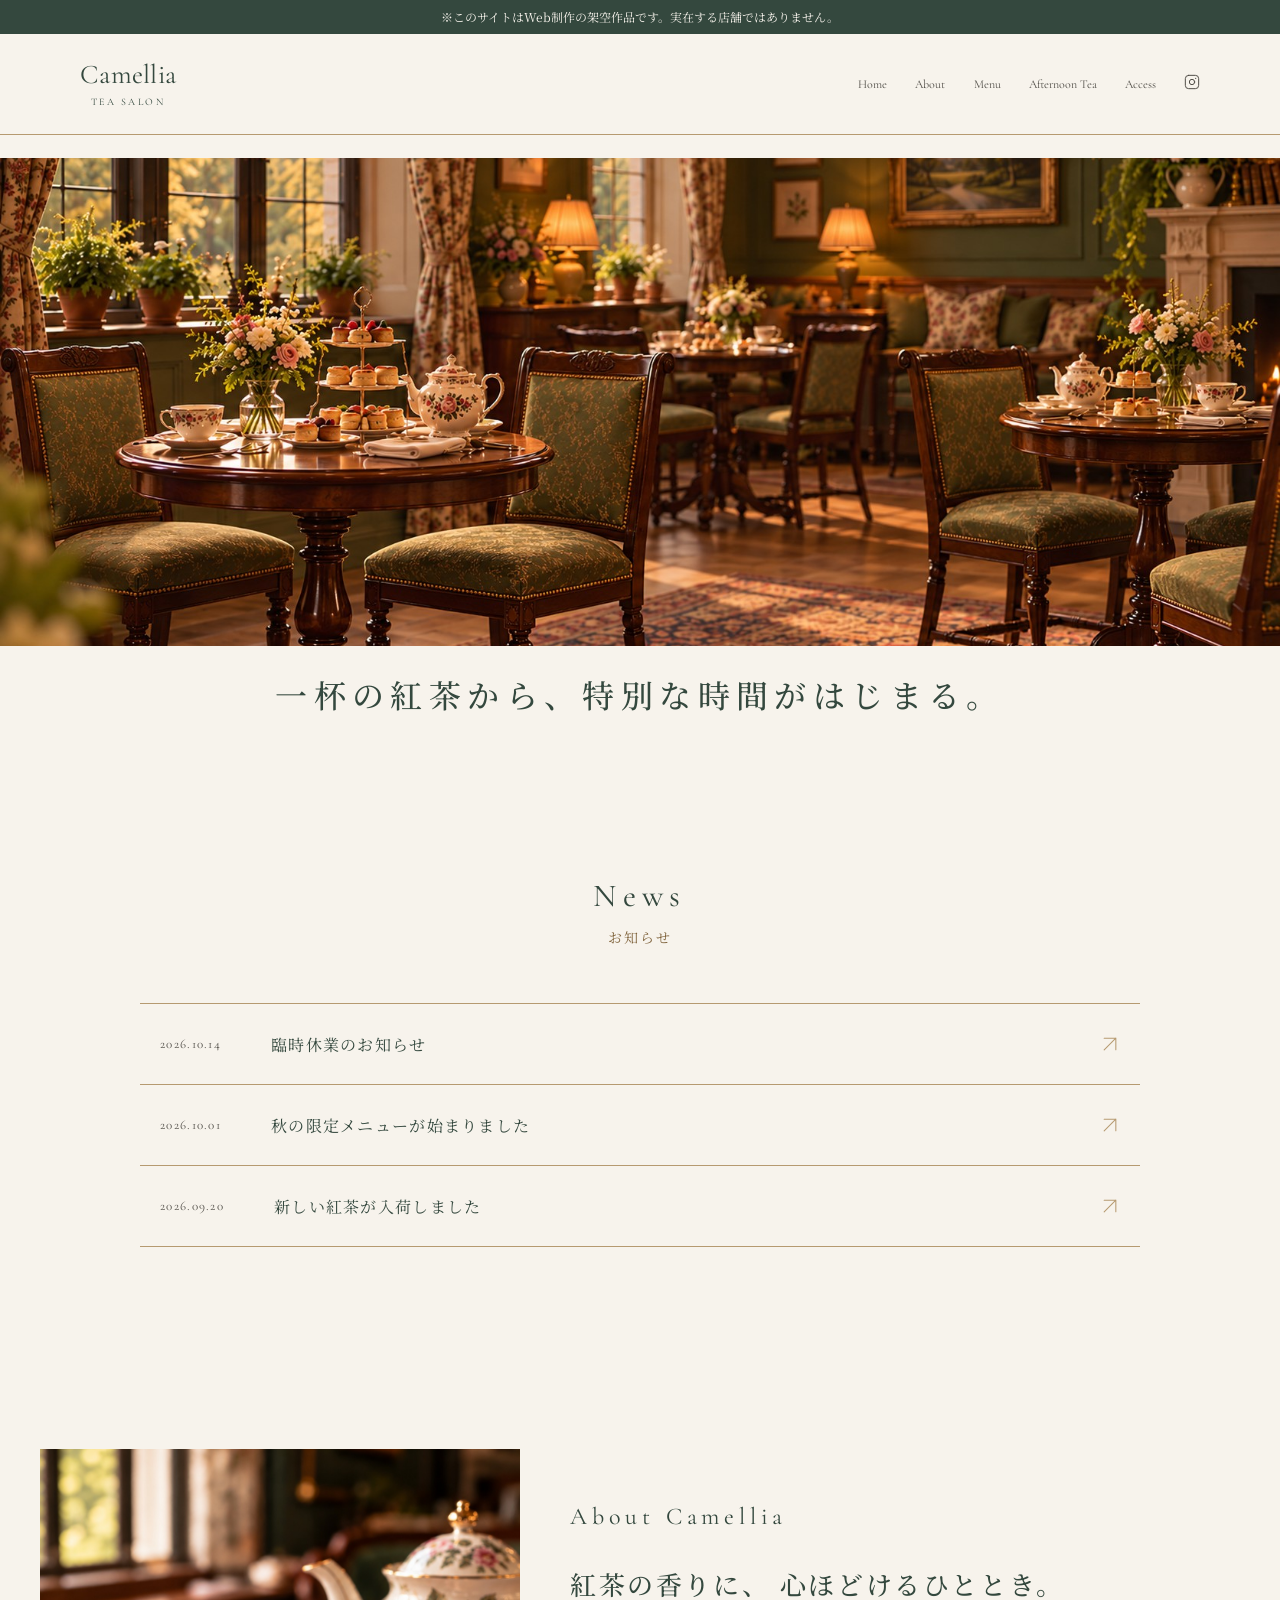
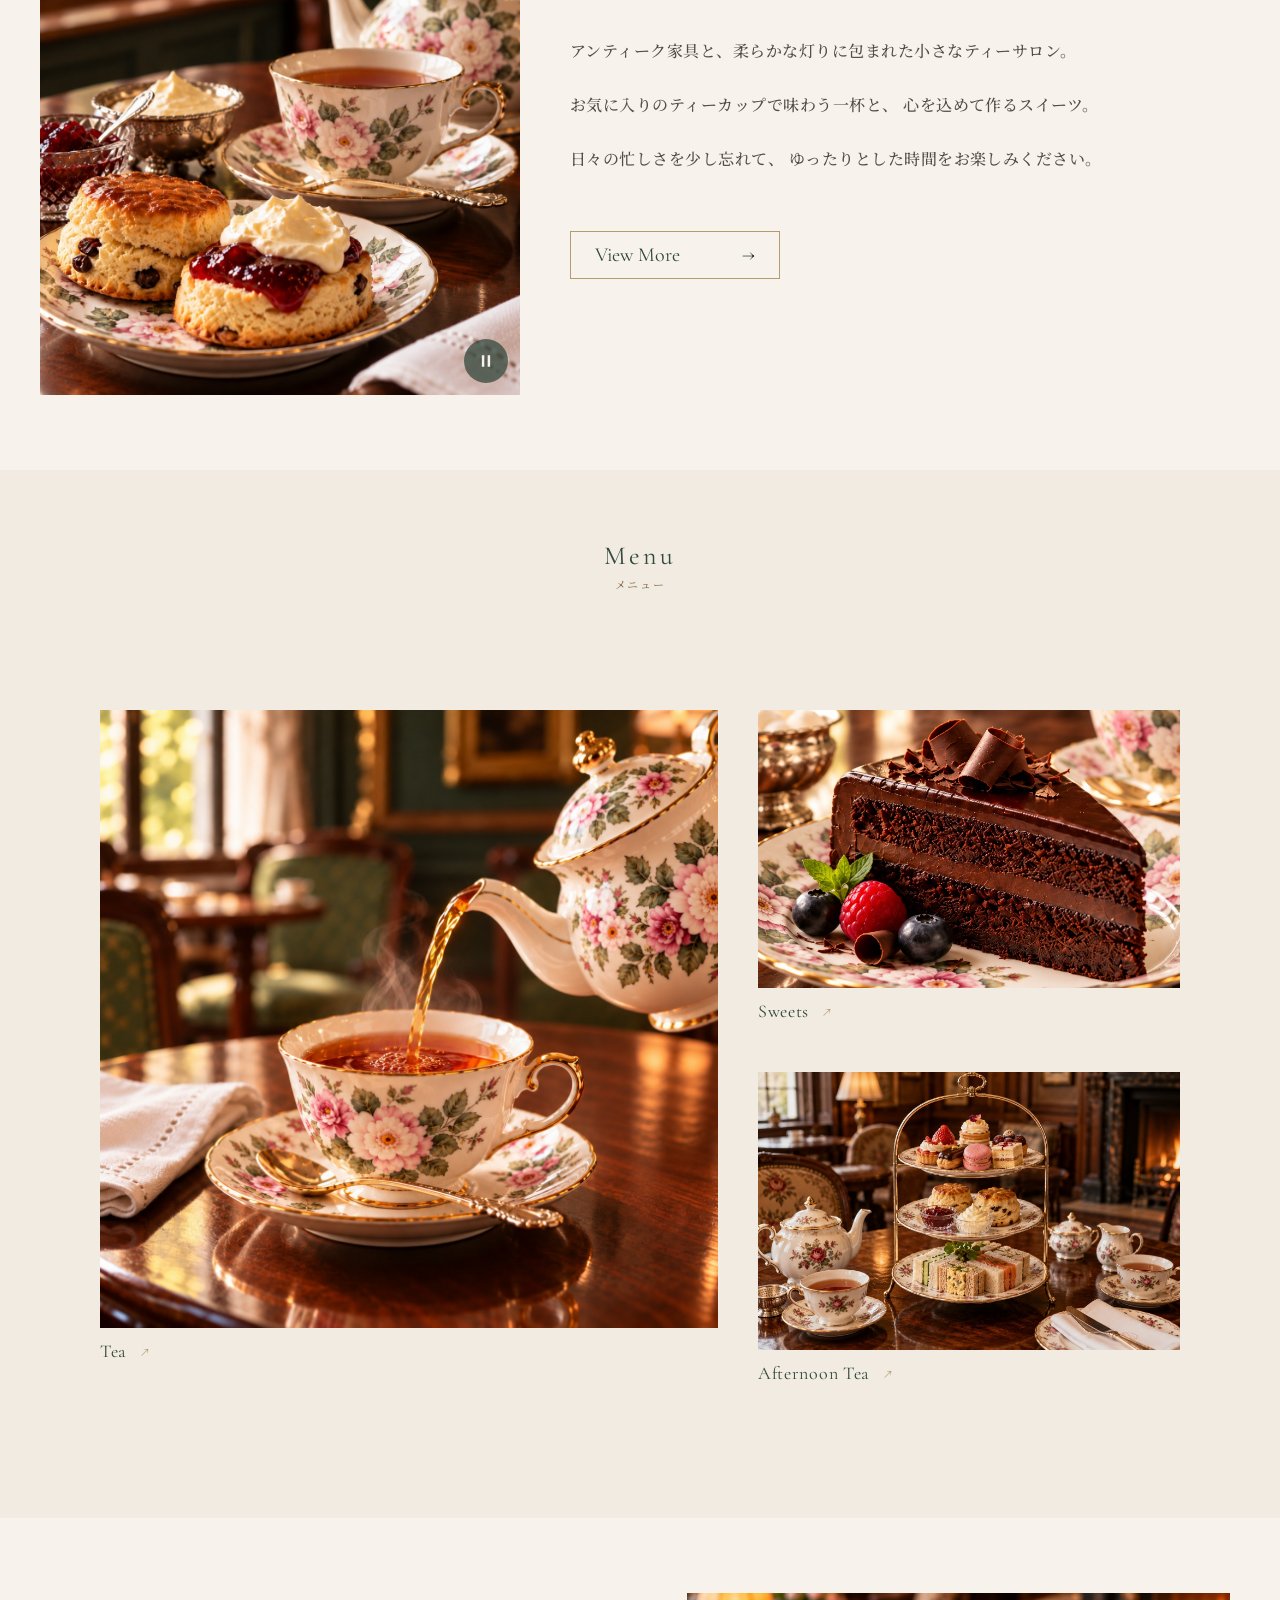
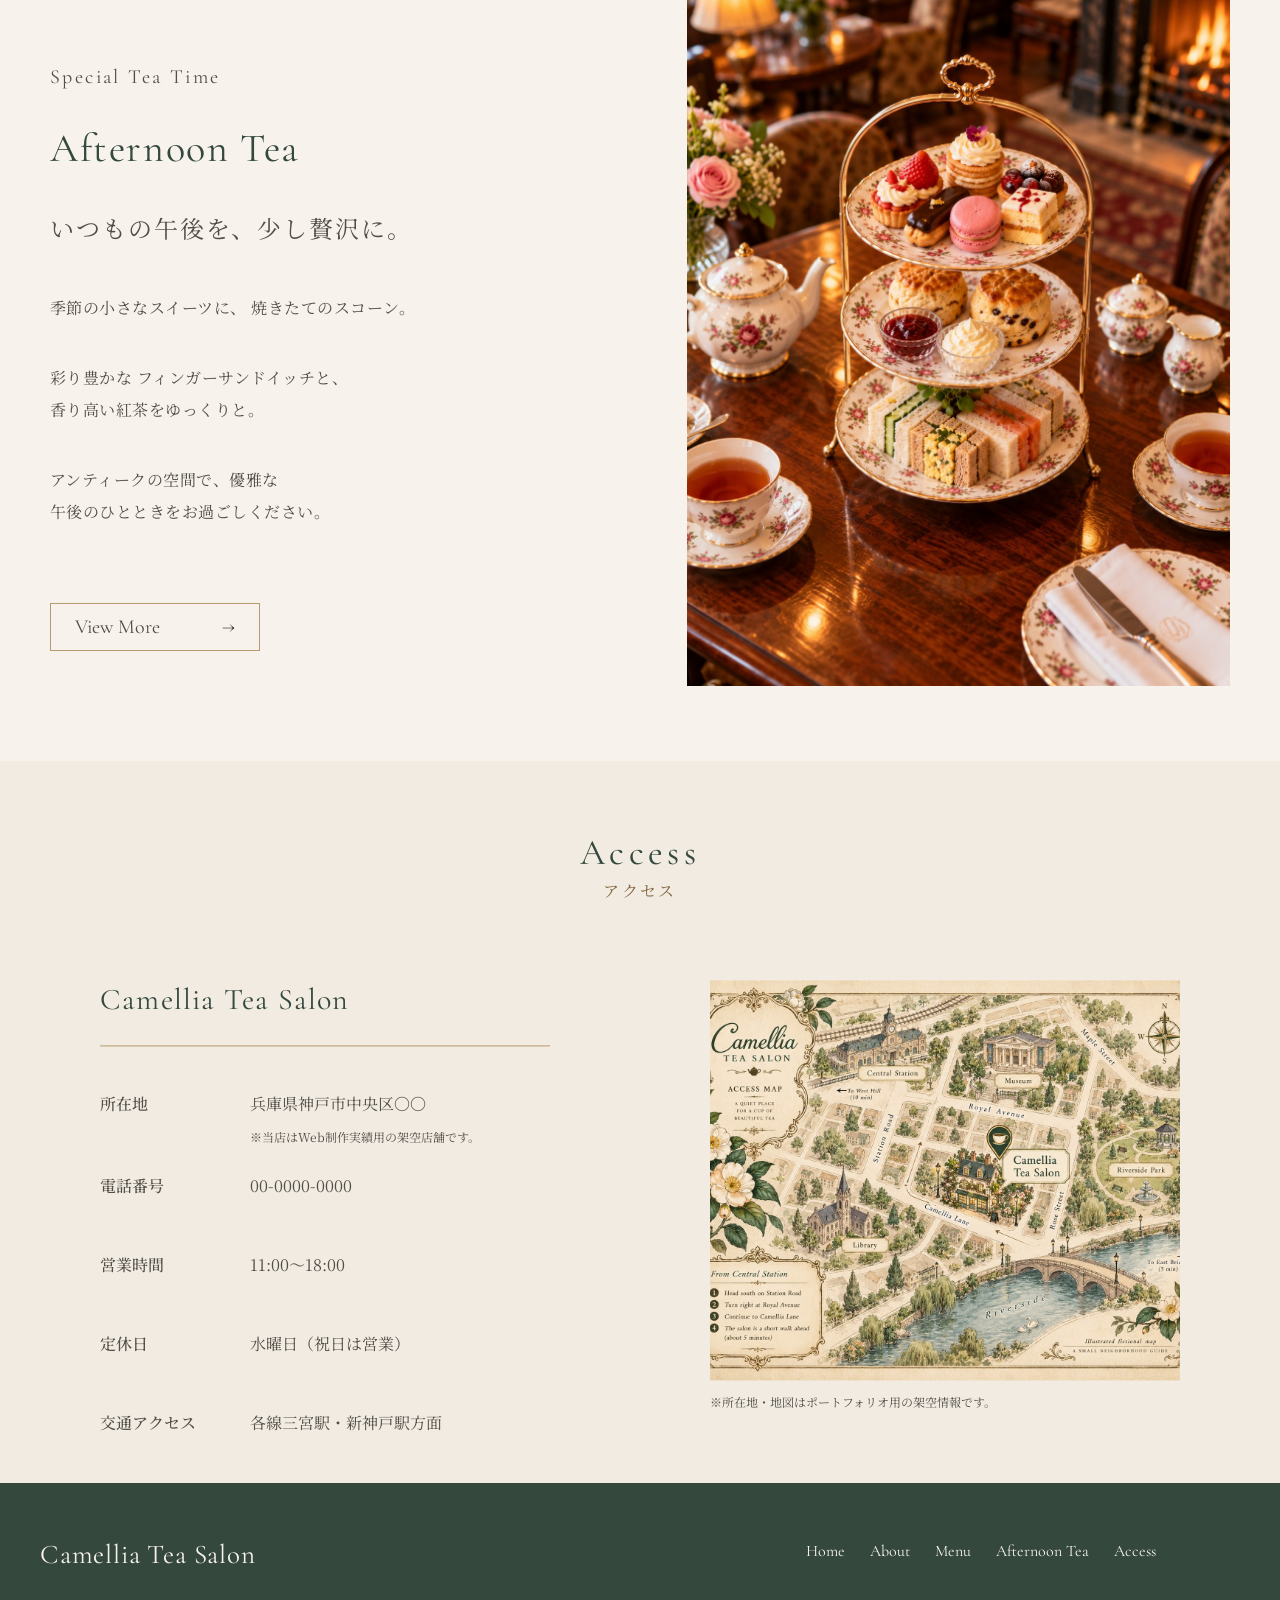
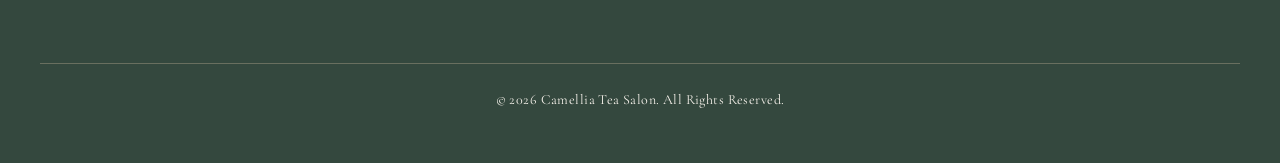
<file: index.html>
<!doctype html>
<html lang="ja">
  <head>
    <meta charset="UTF-8" />
    <meta name="robots" content="noindex" />
    <meta name="viewport" content="width=device-width, initial-scale=1.0" />
    <meta
      name="description"
      content="Camellia Tea Salonの公式サイト。英国風の空間で、こだわりの紅茶とアフタヌーンティーをお楽しみください。"
    />
    <title>Camellia Tea Salon | 英国風紅茶専門店</title>
    <link rel="icon" type="image/svg+xml" sizes="any" href="images/favicon.svg" />

    <link rel="preconnect" href="https://fonts.googleapis.com" />
    <link rel="preconnect" href="https://fonts.gstatic.com" crossorigin />
    <link
      href="https://fonts.googleapis.com/css2?family=Cormorant+Garamond:wght@400;500;600&family=Noto+Serif+JP:wght@400;500;600&display=swap"
      rel="stylesheet"
    />
    <link rel="stylesheet" href="css/style.css?v=20261026-2" />
    <script src="js/script.js?v=20261026-2" defer></script>
  </head>
  <body>
    <p class="site-notice">※このサイトはWeb制作の架空作品です。<br class="site-notice__mobile-br" />実在する店舗ではありません。</p>
    <header class="header">
      <div class="header__inner">
        <a href="index.html" class="header__logo">
          <span class="header__logo-main">Camellia</span>
          <span class="header__logo-sub">TEA SALON</span>
        </a>

        <!-- スマホ用メニューボタン -->
        <button
          class="header__toggle"
          type="button"
          aria-label="メニューを開く"
          aria-expanded="false"
          aria-controls="header-nav"
        >
          <span></span>
          <span></span>
          <span></span>
        </button>

        <nav
          class="header__nav"
          id="header-nav"
          aria-label="メインナビゲーション"
        >
          <ul class="header__nav-list">
            <li><a href="index.html" aria-current="page">Home</a></li>
            <li><a href="about.html">About</a></li>
            <li><a href="menu.html">Menu</a></li>
            <li><a href="afternoon-tea.html">Afternoon Tea</a></li>
            <li><a href="#access">Access</a></li>

            <li class="header__instagram">
              <span role="img" aria-label="Instagram（準備中）">
                <svg                  width="16"
                  height="16"
                  viewBox="0 0 24 24"
                  fill="none"
                  stroke="currentColor"
                  stroke-width="1.5"
                  stroke-linecap="round"
                  stroke-linejoin="round"
                  aria-hidden="true"
                >
                  <rect x="2" y="2" width="20" height="20" rx="5" />
                  <circle cx="12" cy="12" r="4" />
                  <circle
                    cx="17.5"
                    cy="6.5"
                    r="1"
                    fill="currentColor"
                    stroke="none"
                  />
                </svg>
              </span>
            </li>
          </ul>
        </nav>
      </div>
    </header>

    <main>
      <section class="hero" aria-label="Camellia Tea Salonの店内">
        <img
          src="images/hero.jpg"
          alt="アンティークな家具と花々に囲まれた英国風ティーサロンの店内"
          class="hero__image" width="1672" height="941" />

        <h1 class="hero__catch">
          <span class="hero__catch-pc">
            一杯の紅茶から、特別な時間がはじまる。
          </span>
          <span class="hero__catch-sp">
            一杯の紅茶から、<br />
            特別な時間がはじまる。
          </span>
        </h1>
      </section>

      <section class="news" id="news">
        <div class="news__inner">
          <div class="news__heading">
            <h2>News</h2>
            <p>お知らせ</p>
          </div>

          <div class="news__list" id="news-list">
            <!-- お知らせはJavaScriptで表示します -->
          </div>
        </div>
      </section>

      <!-- About Camellia -->
      <section class="about" id="about">
        <div class="about__inner">
          <div class="about__slideshow" role="group" aria-label="ティーサロンの写真">
            <img
              src="images/about-01.jpg"
              alt="紅茶とスコーン"
              class="about__slide is-active"
              aria-hidden="false"
              loading="lazy" width="1122" height="1402" />

            <img
              src="images/about-02.jpg"
              alt="フレーバーティーとマフィン"
              class="about__slide"
              aria-hidden="true"
              loading="lazy" width="1122" height="1402" />

            <img
              src="images/about-03.jpg"
              alt="レモンティーとフィナンシェ"
              class="about__slide"
              aria-hidden="true"
              loading="lazy" width="1122" height="1402" />

            <img
              src="images/about-04.jpg"
              alt="ミルクティーとチョコレートケーキ"
              class="about__slide"
              aria-hidden="true"
              loading="lazy" width="1122" height="1402" />

            <img
              src="images/about-05.jpg"
              alt="アイスティーとチーズケーキ"
              class="about__slide"
              aria-hidden="true"
              loading="lazy" width="1122" height="1402" />
            <button class="about__slideshow-toggle" type="button" aria-label="写真の自動切り替えを一時停止" hidden>
              <svg class="about__slideshow-pause" viewBox="0 0 24 24" width="20" height="20" aria-hidden="true">
                <path d="M7 5h3v14H7zM14 5h3v14h-3z" fill="currentColor" />
              </svg>
              <svg class="about__slideshow-play" viewBox="0 0 24 24" width="20" height="20" aria-hidden="true">
                <path d="M8 5v14l11-7z" fill="currentColor" />
              </svg>
            </button>
          </div>

          <div class="about__content">
            <p class="about__label">About Camellia</p>

            <h2 class="about__title">
              紅茶の香りに、<br class="about__sp-br" />
              心ほどけるひととき。
            </h2>

            <div class="about__text">
              <p>
                アンティーク家具と、柔らかな灯りに包まれた小さなティーサロン。
              </p>

              <p>
                お気に入りのティーカップで味わう一杯と、
                心を込めて作るスイーツ。
              </p>

              <p>
                日々の忙しさを少し忘れて、
                ゆったりとした時間をお楽しみください。
              </p>
            </div>

            <a href="about.html" class="about__button">
              <span>View More</span>
              <span aria-hidden="true">→</span>
            </a>
          </div>
        </div>
      </section>

      <!-- Menu -->
      <section class="menu" id="menu">
        <div class="menu__inner">
          <div class="menu__heading">
            <h2>Menu</h2>
            <p>メニュー</p>
          </div>

          <div class="menu__grid">
            <a href="menu.html#tea" class="menu__item menu__item--tea">
              <img
                src="images/menu-tea.jpg"
                alt="ティーポットから紅茶を注ぐ様子" width="1254" height="1254" />
              <span class="menu__item-title">
                Tea
                <span class="menu__arrow" aria-hidden="true">↗</span>
              </span>
            </a>

            <a href="menu.html#sweets" class="menu__item menu__item--sweets">
              <img src="images/menu-sweets.jpg" alt="チョコレートケーキ" width="1545" height="1018" />
              <span class="menu__item-title">
                Sweets
                <span class="menu__arrow" aria-hidden="true">↗</span>
              </span>
            </a>

            <a href="afternoon-tea.html" class="menu__item menu__item--afternoon">
              <img
                src="images/menu-afternoon.jpg"
                alt="アフタヌーンティーセット" width="1545" height="1018" />
              <span class="menu__item-title">
                Afternoon Tea
                <span class="menu__arrow" aria-hidden="true">↗</span>
              </span>
            </a>
          </div>
        </div>
      </section>

      <section class="special-tea" id="special-tea">
        <div class="special-tea__inner">
          <div class="special-tea__content">
            <p class="special-tea__label">Special Tea Time</p>

            <h2 class="special-tea__title">Afternoon Tea</h2>

            <p class="special-tea__lead">いつもの午後を、少し贅沢に。</p>

            <div class="special-tea__text">
              <p>
                季節の小さなスイーツに、<br class="sp-only-br" />
                焼きたてのスコーン。
              </p>

              <p>
                彩り豊かな<br class="small-sp-br" />
                フィンガーサンドイッチと、<br class="special-tea__responsive-br" />
                香り高い紅茶をゆっくりと。
              </p>

              <p>
                アンティークの空間で、優雅な<br class="special-tea__responsive-br" />
                午後のひとときをお過ごしください。
              </p>
            </div>
          </div>

          <div class="special-tea__image">
            <img
              src="images/special-afternoon.jpg"
              alt="アフタヌーンティーセット" width="1122" height="1402" />
          </div>

          <a href="afternoon-tea.html" class="special-tea__button">
            <span>View More</span>
            <span aria-hidden="true">→</span>
          </a>
        </div>
      </section>

      <section class="access" id="access">
        <div class="access__inner">
          <div class="access__heading">
            <h2>Access</h2>
            <p>アクセス</p>
          </div>

          <div class="access__body">
            <div class="access__info">
              <h3 class="access__shop-name">Camellia Tea Salon</h3>

              <dl class="access__list">
                <div class="access__row">
                  <dt>所在地</dt>
                  <dd>
                    兵庫県神戸市中央区〇〇
                    <span class="access__note">
                      ※当店はWeb制作実績用の架空店舗です。
                    </span>
                  </dd>
                </div>

                <div class="access__row">
                  <dt>電話番号</dt>
                  <dd>00-0000-0000</dd>
                </div>

                <div class="access__row">
                  <dt>営業時間</dt>
                  <dd>11:00〜18:00</dd>
                </div>

                <div class="access__row">
                  <dt>定休日</dt>
                  <dd>水曜日（祝日は営業）</dd>
                </div>

                <div class="access__row">
                  <dt>交通アクセス</dt>
                  <dd>各線三宮駅・新神戸駅方面</dd>
                </div>
              </dl>
            </div>

            <div class="access__map-area">
              <img
                src="images/access-map.jpg"
                alt="神戸市中央区周辺の地図（架空店舗の参考地図）"
                class="access__map"
                loading="lazy" width="1201" height="837" />

              <p class="access__map-notice">※所在地・地図はポートフォリオ用の架空情報です。</p>
            </div>
          </div>
        </div>
      </section>
    </main>

    <footer class="footer">
      <div class="footer__inner">
        <div class="footer__top">
          <a href="index.html" class="footer__logo"> Camellia Tea Salon </a>

          <nav class="footer__nav" aria-label="フッターナビゲーション">
            <ul class="footer__nav-list">
              <li><a href="index.html" aria-current="page">Home</a></li>
              <li><a href="about.html">About</a></li>
              <li><a href="menu.html">Menu</a></li>
              <li><a href="afternoon-tea.html">Afternoon Tea</a></li>
              <li><a href="#access">Access</a></li>
            </ul>
          </nav>
        </div>

        <div class="footer__bottom">
          <small> &copy; 2026 Camellia Tea Salon. All Rights Reserved. </small>
        </div>
      </div>
    </footer>
    <button class="back-to-top" type="button" aria-label="ページ上部へ戻る" hidden>
      <svg class="back-to-top__teapot" width="80" height="64" viewBox="0 0 80 64" stroke-linecap="round" stroke-linejoin="round" aria-hidden="true">
        <g class="back-to-top__silhouette" stroke-width="1.5">
          <path fill-rule="evenodd" d="M57 22C77 13 82 46 62 48L58 42C72 43 74 24 60 29ZM63 27C70 24 73 39 64 41L63 38C68 36 68 30 63 31Z" />
          <path d="M26 29C16 31 15 22 5 22L9 30C15 31 12 44 26 46Z" />
          <path d="M27 23C22 29 19 34 20 42C21 52 30 56 42 56C54 56 62 51 63 42C64 34 60 28 55 23Z" />
          <path d="M26 24C27 17 33 14 41 14C49 14 55 17 57 24Z" />
          <path d="M38 14V10C38 7 44 7 44 10V14" />
          <path d="M30 55L28 59H55L53 55" />
        </g>
        <path class="back-to-top__arrow" d="M34 39L41 32L48 39M41 32V48" fill="none" stroke="currentColor" stroke-width="1.7" />
      </svg>
    </button>
  </body>
</html>
</file>
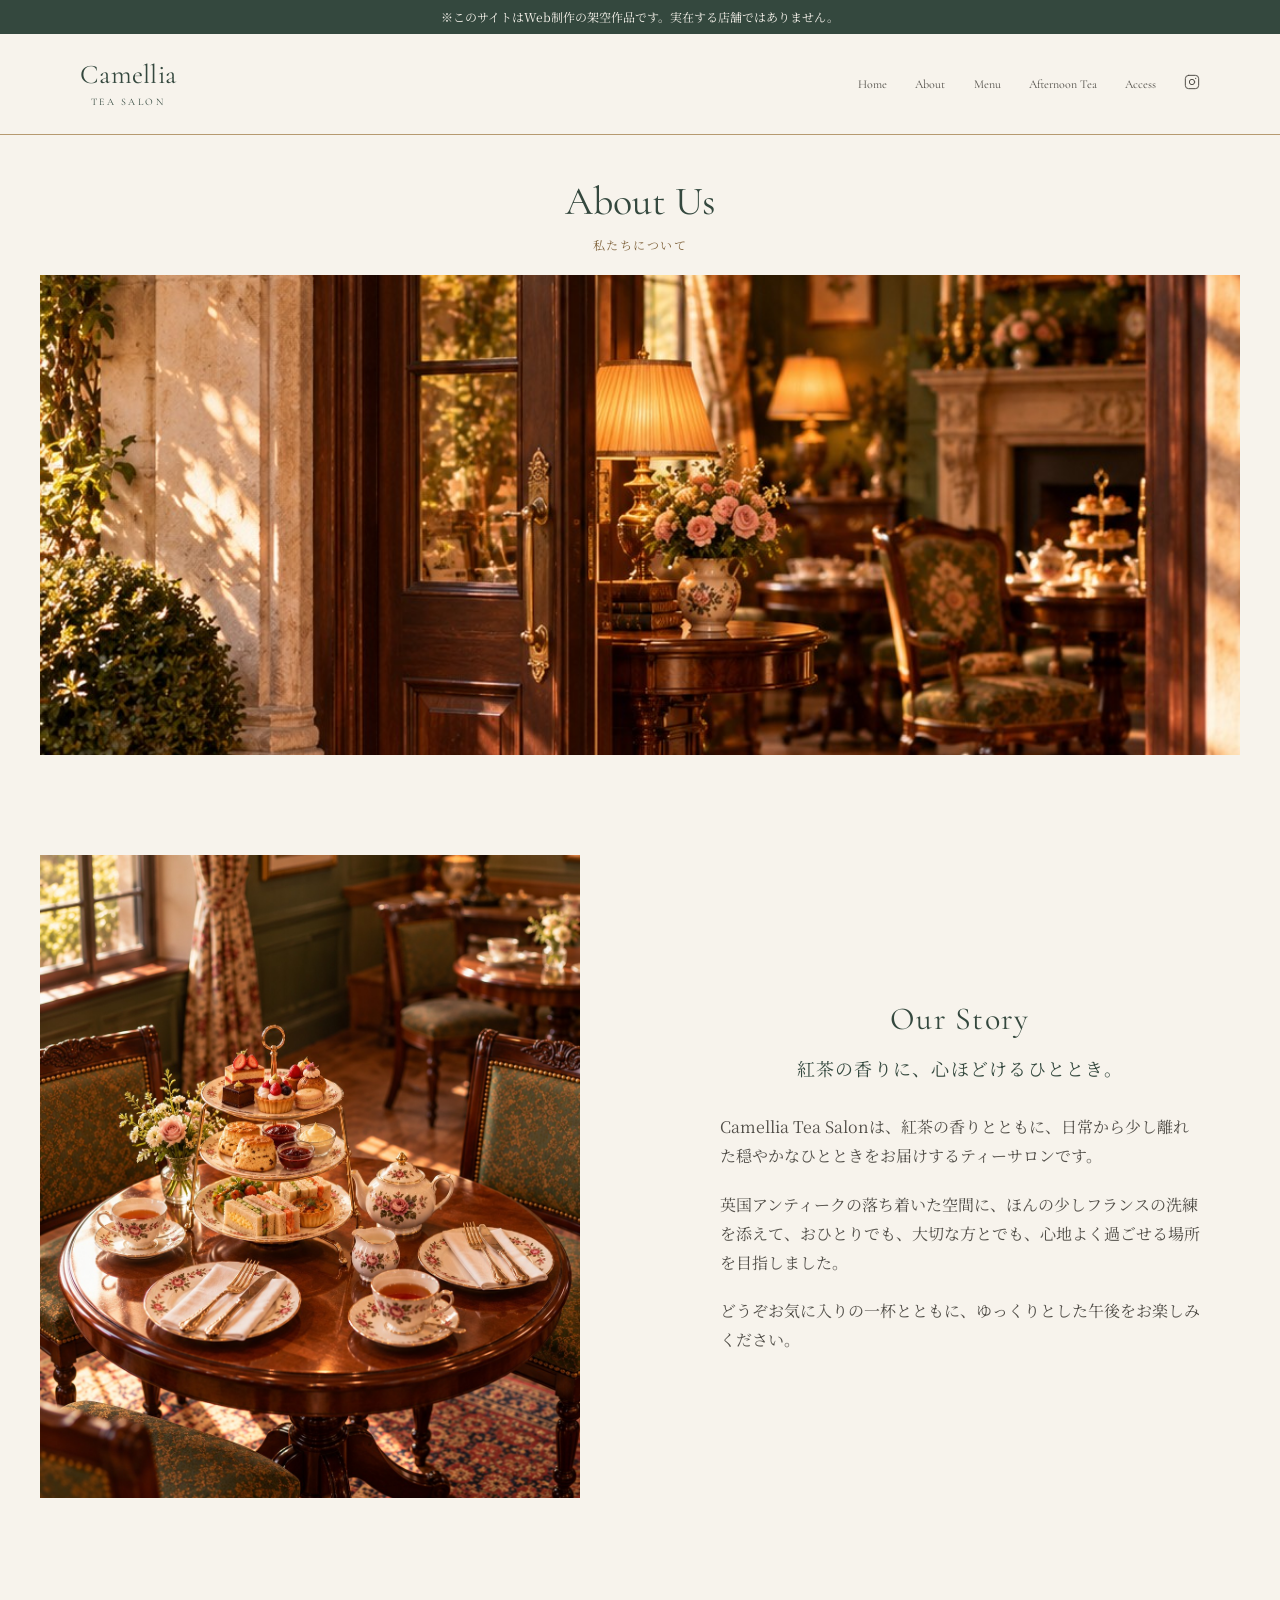
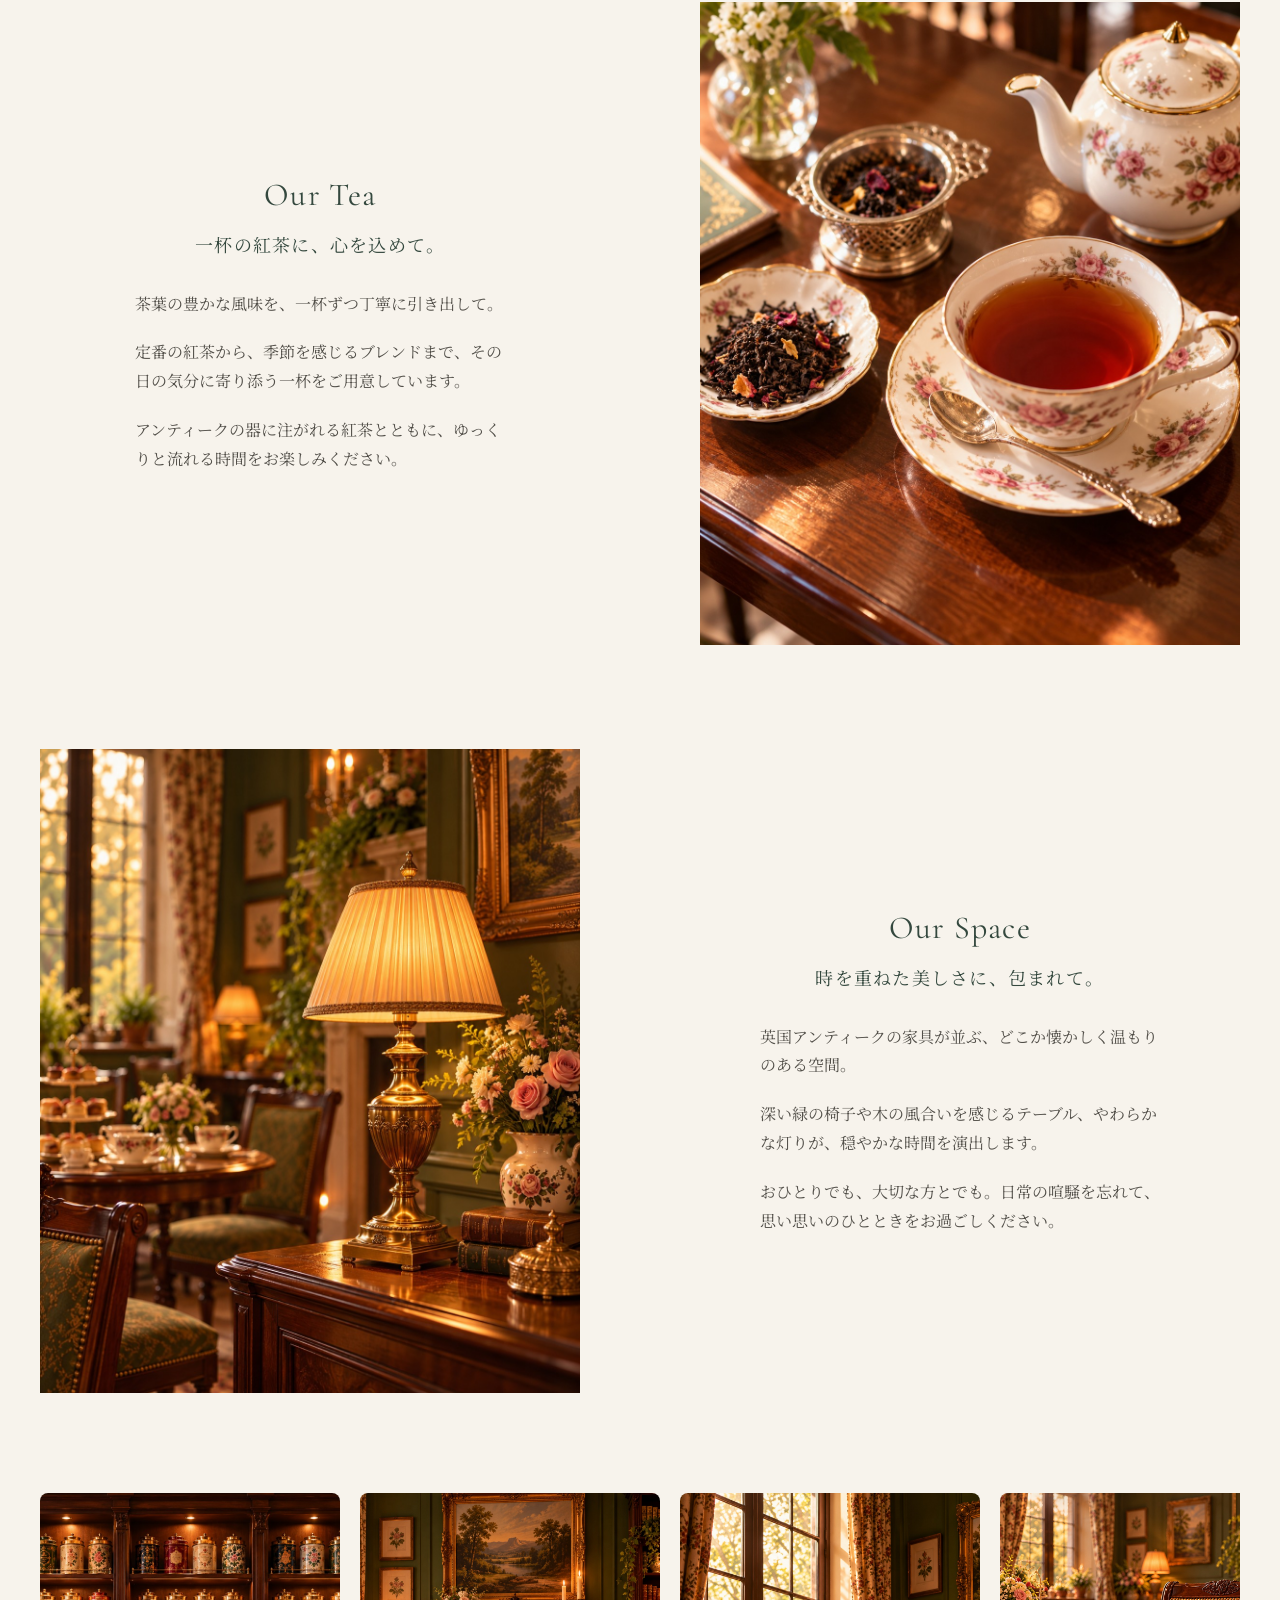
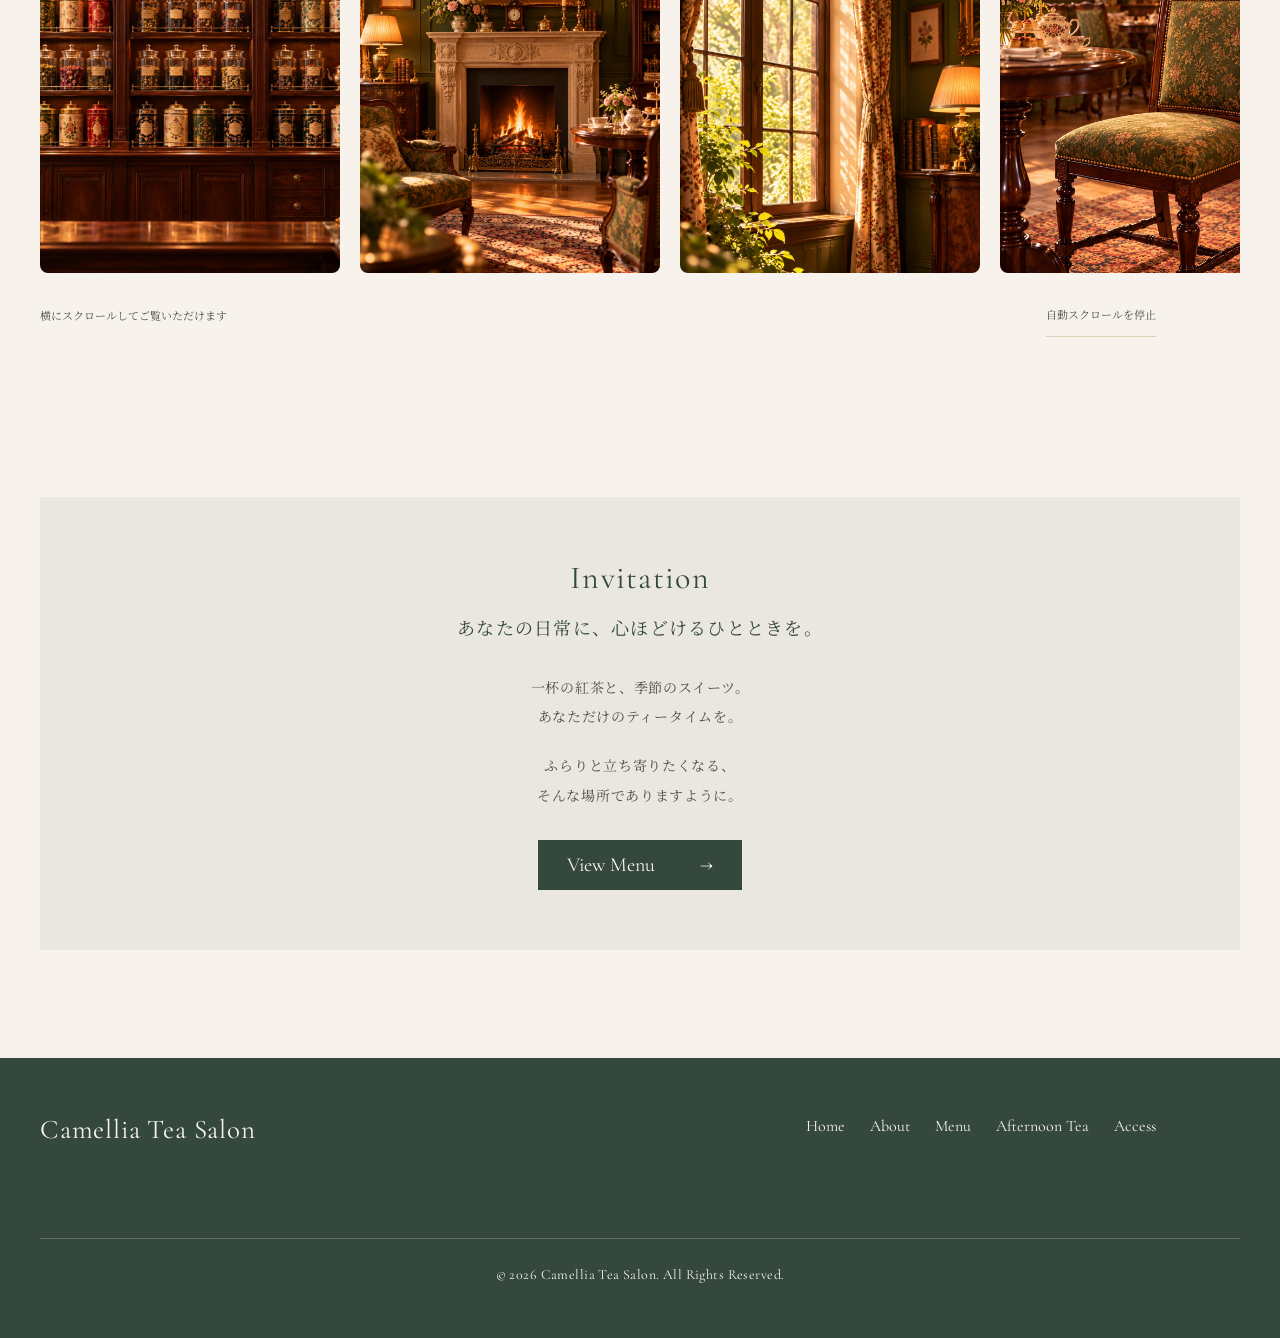
<file: about.html>
<!doctype html>
<html lang="ja">
  <head>
    <meta charset="UTF-8" />
    <meta name="robots" content="noindex" />
    <meta name="viewport" content="width=device-width, initial-scale=1.0" />
    <meta
      name="description"
      content="Camellia Tea Salonの想い、こだわりの紅茶、アンティークに囲まれた空間をご紹介します。"
    />
    <title>About Us | Camellia Tea Salon</title>
    <link rel="icon" type="image/svg+xml" sizes="any" href="images/favicon.svg" />

    <link rel="preconnect" href="https://fonts.googleapis.com" />
    <link rel="preconnect" href="https://fonts.gstatic.com" crossorigin />
    <link
      href="https://fonts.googleapis.com/css2?family=Cormorant+Garamond:wght@400;500;600&family=Noto+Serif+JP:wght@400;500;600&display=swap"
      rel="stylesheet"
    />
    <link rel="stylesheet" href="css/style.css?v=20261026-2" />
    <script src="js/script.js?v=20261026-2" defer></script>
  </head>
  <body>
    <p class="site-notice">※このサイトはWeb制作の架空作品です。<br class="site-notice__mobile-br" />実在する店舗ではありません。</p>
    <header class="header">
      <div class="header__inner">
        <a href="index.html" class="header__logo">
          <span class="header__logo-main">Camellia</span>
          <span class="header__logo-sub">TEA SALON</span>
        </a>

        <!-- スマホ用メニューボタン -->
        <button
          class="header__toggle"
          type="button"
          aria-label="メニューを開く"
          aria-expanded="false"
          aria-controls="header-nav"
        >
          <span></span>
          <span></span>
          <span></span>
        </button>

        <nav
          class="header__nav"
          id="header-nav"
          aria-label="メインナビゲーション"
        >
          <ul class="header__nav-list">
            <li><a href="index.html">Home</a></li>
            <li><a href="about.html" aria-current="page">About</a></li>
            <li><a href="menu.html">Menu</a></li>
            <li><a href="afternoon-tea.html">Afternoon Tea</a></li>
            <li><a href="index.html#access">Access</a></li>

            <li class="header__instagram">
              <span role="img" aria-label="Instagram（準備中）">
                <svg                  width="16"
                  height="16"
                  viewBox="0 0 24 24"
                  fill="none"
                  stroke="currentColor"
                  stroke-width="1.5"
                  stroke-linecap="round"
                  stroke-linejoin="round"
                  aria-hidden="true"
                >
                  <rect x="2" y="2" width="20" height="20" rx="5" />
                  <circle cx="12" cy="12" r="4" />
                  <circle
                    cx="17.5"
                    cy="6.5"
                    r="1"
                    fill="currentColor"
                    stroke="none"
                  />
                </svg>
              </span>
            </li>
          </ul>
        </nav>
      </div>
    </header>

    <main class="about-page" id="about-page">
      <div class="about-page__heading">
        <h1>About Us</h1>
        <p>私たちについて</p>
      </div>
      <div class="about-page__hero">
        <img src="images/space-entrance.jpg" alt="木の扉の向こうに広がる、暖かな灯りのティーサロン" width="1086" height="1448" />
      </div>

      <section class="about-page__section" aria-labelledby="story-title">
        <div class="about-page__copy">
          <h2 id="story-title">Our Story</h2>
          <p class="about-page__lead">紅茶の香りに、心ほどけるひととき。</p>
          <div class="about-page__text">
            <p>Camellia Tea Salonは、紅茶の香りとともに、<br class="about-page__story-mobile-br" />日常から少し離れた穏やかなひとときを<br class="about-page__story-mobile-br" />お届けするティーサロンです。</p>
            <p>英国アンティークの落ち着いた空間に、<br class="about-page__story-mobile-br" />ほんの少しフランスの<br class="about-page__pc-br" />洗練を添えて、<br class="about-page__story-mobile-br" />おひとりでも、大切な方とでも、<br class="about-page__pc-br about-page__story-mobile-br" />心地よく過ごせる場所を目指しました。</p>
            <p>どうぞお気に入りの一杯とともに、<br class="about-page__story-mobile-br" />ゆっくりとした午後を<br class="about-page__pc-br" />お楽しみください。</p>
          </div>
        </div>
        <img class="about-page__photo" src="images/story.jpg" alt="窓辺のアンティークテーブルに並ぶ紅茶とアフタヌーンティー" width="1145" height="1374" loading="lazy" />
      </section>

      <section class="about-page__section about-page__section--reverse" aria-labelledby="tea-title">
        <div class="about-page__copy">
          <h2 id="tea-title">Our Tea</h2>
          <p class="about-page__lead">一杯の紅茶に、心を込めて。</p>
          <div class="about-page__text">
            <p>茶葉の豊かな風味を、<br class="about-page__pc-br" />一杯ずつ<br class="about-page__tea-mobile-br" />丁寧に引き出して。</p>
            <p>定番の紅茶から、季節を感じるブレンドまで、<br class="about-page__pc-br about-page__tea-mobile-br" />その日の気分に寄り添う一杯をご用意しています。</p>
            <p>アンティークの器に注がれる紅茶とともに、<br class="about-page__pc-br about-page__tea-mobile-br" />ゆっくりと流れる時間をお楽しみください。</p>
          </div>
        </div>
        <img class="about-page__photo" src="images/our-tea.jpg" alt="花柄のティーカップに注がれた紅茶と香り豊かな茶葉" width="1145" height="1374" loading="lazy" />
      </section>

      <section class="about-page__section" aria-labelledby="space-title">
        <div class="about-page__copy">
          <h2 id="space-title">Our Space</h2>
          <p class="about-page__lead">時を重ねた美しさに、包まれて。</p>
          <div class="about-page__text">
            <p>英国アンティークの家具が並ぶ、どこか懐かしく<br class="about-page__pc-br" />温もりのある空間。</p>
            <p>深い緑の椅子や木の風合いを感じるテーブル、<br class="about-page__pc-br" />やわらかな灯りが、穏やかな時間を演出します。</p>
            <p>おひとりでも、大切な方とでも。日常の喧騒を忘れて、<br class="about-page__pc-br" />思い思いのひとときをお過ごしください。</p>
          </div>
        </div>
        <img class="about-page__photo" src="images/space-lamp.jpg" alt="花々とアンティーク家具を照らす真鍮のテーブルランプ" width="1122" height="1402" loading="lazy" />
      </section>

      <section class="about-page__gallery" aria-label="店内の写真ギャラリー">
        <div class="about-page__gallery-viewport" tabindex="0" role="region" aria-label="横にスクロールして店内の写真を見る" aria-describedby="gallery-help">
          <div class="about-page__gallery-track">
            <img src="images/space-tea-can.jpg" alt="色とりどりの茶缶が並ぶ木製の棚" width="1536" height="1024" loading="lazy" />
            <img src="images/space-fireplace.jpg" alt="絵画と花に囲まれた暖炉" width="1086" height="1448" loading="lazy" />
            <img src="images/space-window.jpg" alt="やわらかな日差しが差し込む窓辺" width="1086" height="1448" loading="lazy" />
            <img src="images/space-chair.jpg" alt="花柄の布を張ったアンティークチェア" width="1122" height="1402" loading="lazy" />
            <img src="images/space-counter.jpg" alt="暖かな灯りと花々に彩られた木製カウンター" width="1086" height="1448" loading="lazy" />
          </div>
        </div>
        <div class="about-page__gallery-controls">
          <p id="gallery-help">横にスクロールしてご覧いただけます</p>
          <button class="about-page__gallery-toggle" type="button" hidden>自動スクロールを停止</button>
        </div>
      </section>

      <section class="about-page__invitation" aria-labelledby="invitation-title">
        <h2 id="invitation-title">Invitation</h2>
        <p class="about-page__lead">あなたの日常に、心ほどけるひとときを。</p>
        <div class="about-page__text">
          <p>一杯の紅茶と、季節のスイーツ。<br />あなただけのティータイムを。</p>
          <p>ふらりと立ち寄りたくなる、<br />そんな場所でありますように。</p>
        </div>
        <a class="about-page__button" href="menu.html">View Menu<span aria-hidden="true">→</span></a>
      </section>
    </main>

    <footer class="footer">
      <div class="footer__inner">
        <div class="footer__top">
          <a href="index.html" class="footer__logo"> Camellia Tea Salon </a>

          <nav class="footer__nav" aria-label="フッターナビゲーション">
            <ul class="footer__nav-list">
              <li><a href="index.html">Home</a></li>
              <li><a href="about.html" aria-current="page">About</a></li>
              <li><a href="menu.html">Menu</a></li>
              <li><a href="afternoon-tea.html">Afternoon Tea</a></li>
              <li><a href="index.html#access">Access</a></li>
            </ul>
          </nav>
        </div>

        <div class="footer__bottom">
          <small> &copy; 2026 Camellia Tea Salon. All Rights Reserved. </small>
        </div>
      </div>
    </footer>
    <button class="back-to-top" type="button" aria-label="ページ上部へ戻る" hidden>
      <svg class="back-to-top__teapot" width="80" height="64" viewBox="0 0 80 64" stroke-linecap="round" stroke-linejoin="round" aria-hidden="true">
        <g class="back-to-top__silhouette" stroke-width="1.5">
          <path fill-rule="evenodd" d="M57 22C77 13 82 46 62 48L58 42C72 43 74 24 60 29ZM63 27C70 24 73 39 64 41L63 38C68 36 68 30 63 31Z" />
          <path d="M26 29C16 31 15 22 5 22L9 30C15 31 12 44 26 46Z" />
          <path d="M27 23C22 29 19 34 20 42C21 52 30 56 42 56C54 56 62 51 63 42C64 34 60 28 55 23Z" />
          <path d="M26 24C27 17 33 14 41 14C49 14 55 17 57 24Z" />
          <path d="M38 14V10C38 7 44 7 44 10V14" />
          <path d="M30 55L28 59H55L53 55" />
        </g>
        <path class="back-to-top__arrow" d="M34 39L41 32L48 39M41 32V48" fill="none" stroke="currentColor" stroke-width="1.7" />
      </svg>
    </button>
  </body>
</html>
</file>
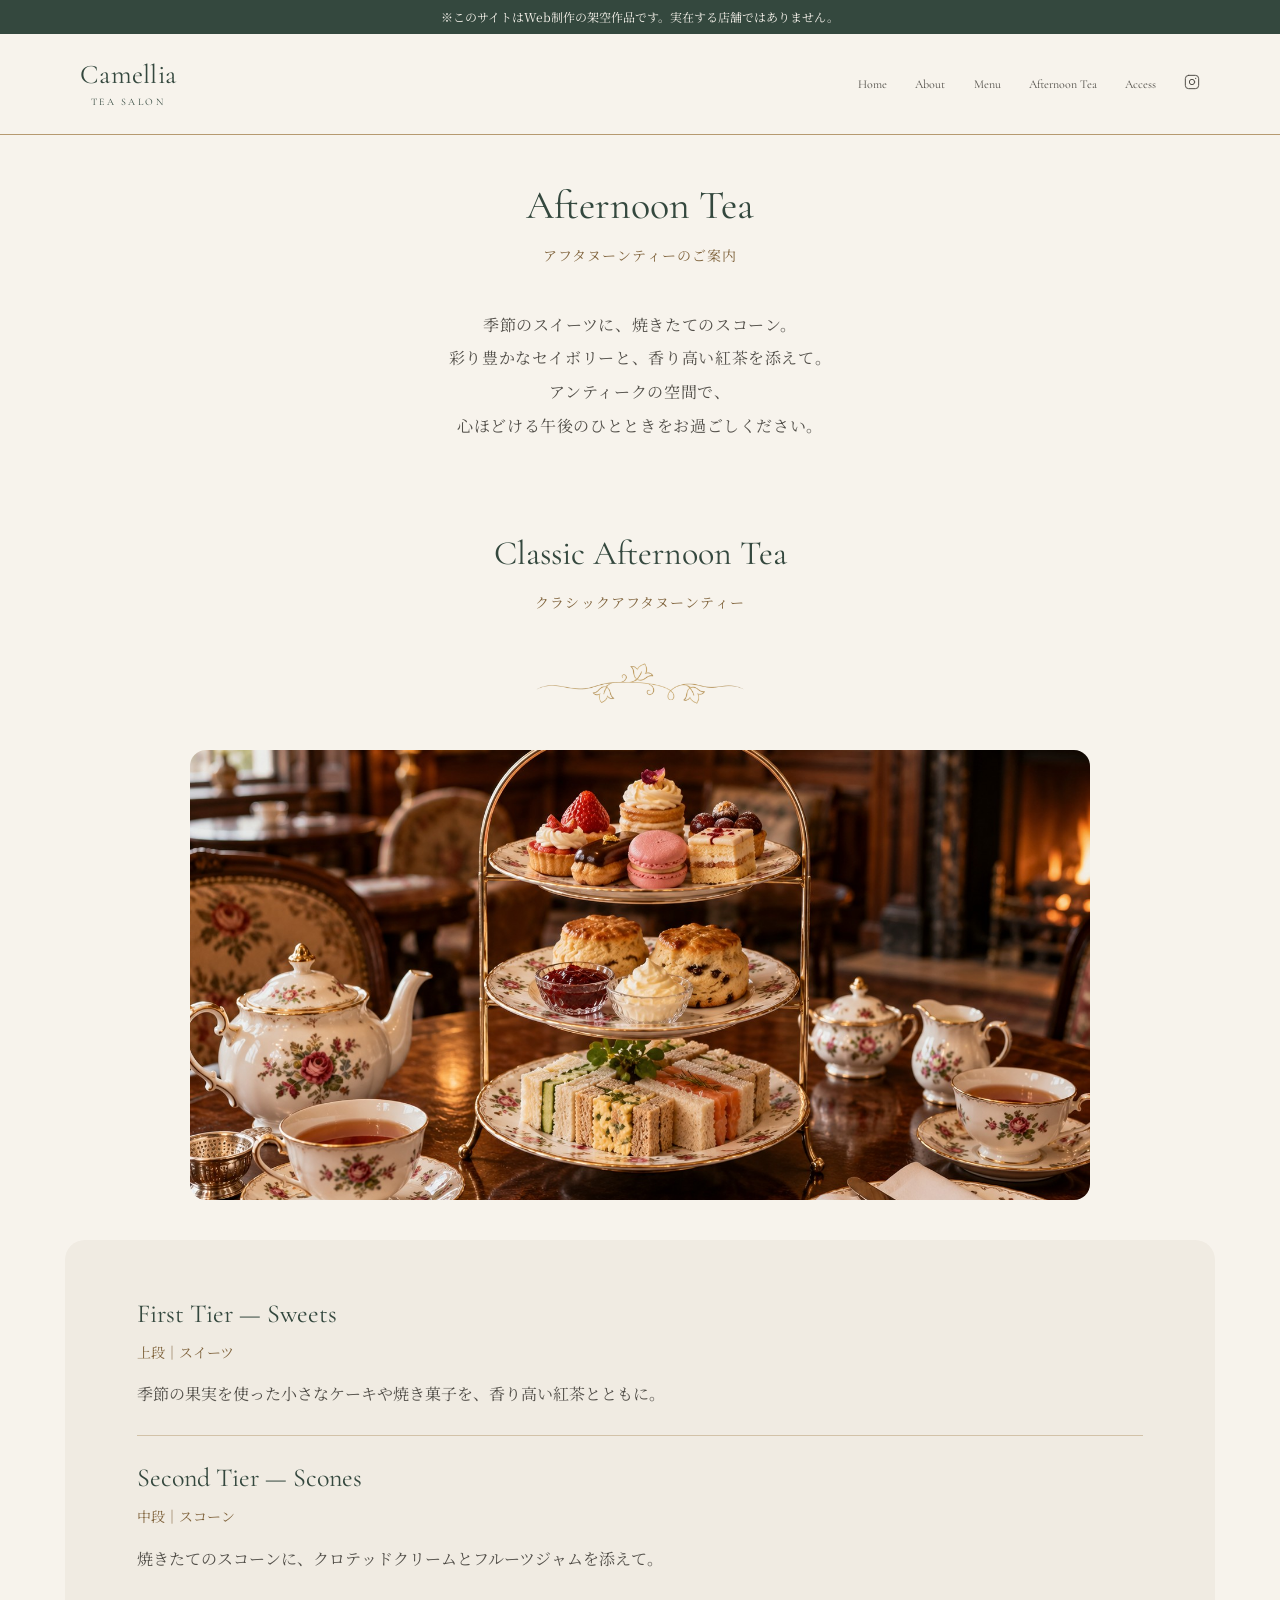
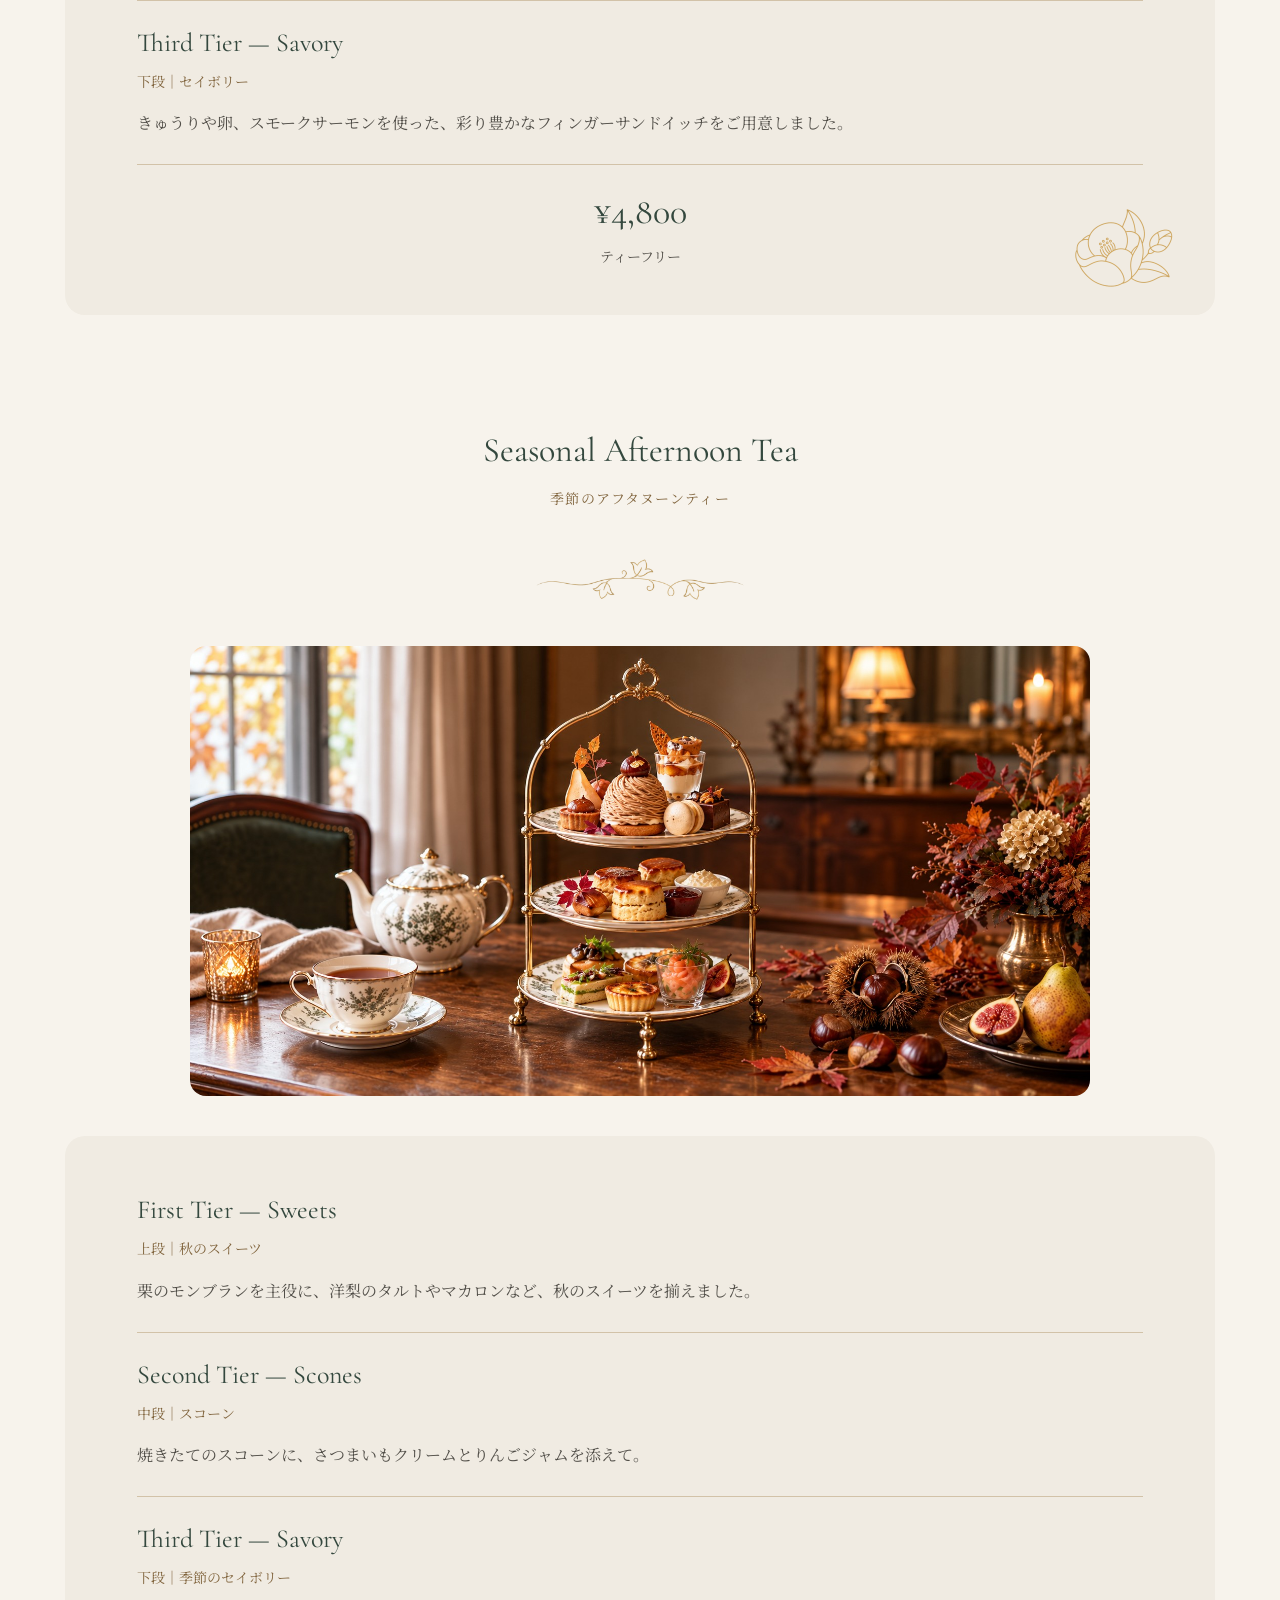
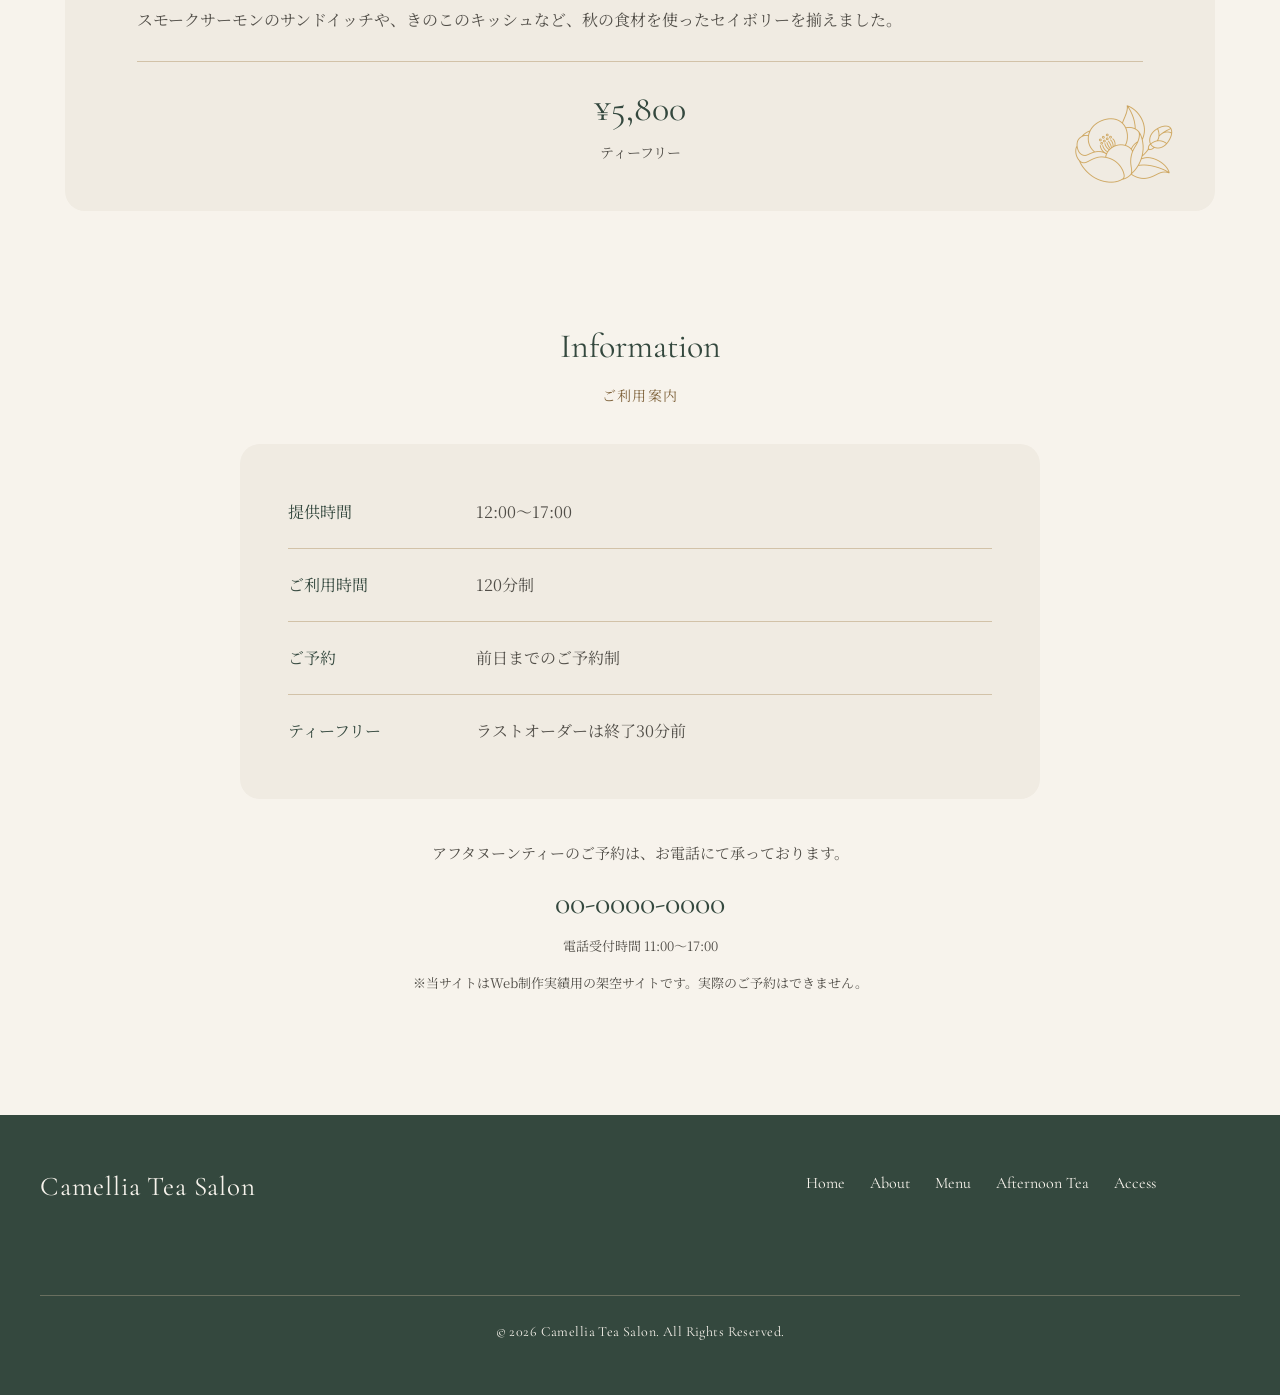
<file: afternoon-tea.html>
<!doctype html>
<html lang="ja">
  <head>
    <meta charset="UTF-8" />
    <meta name="robots" content="noindex" />
    <meta name="viewport" content="width=device-width, initial-scale=1.0" />
    <meta
      name="description"
      content="Camellia Tea Salonのクラシックと季節のアフタヌーンティー。ティーフリーとともに、心ほどける午後のひとときを。"
    />
    <title>Afternoon Tea | Camellia Tea Salon</title>
    <link rel="icon" type="image/svg+xml" sizes="any" href="images/favicon.svg" />

    <link rel="preconnect" href="https://fonts.googleapis.com" />
    <link rel="preconnect" href="https://fonts.gstatic.com" crossorigin />
    <link
      href="https://fonts.googleapis.com/css2?family=Cormorant+Garamond:wght@400;500;600&family=Noto+Serif+JP:wght@400;500;600&display=swap"
      rel="stylesheet"
    />
    <link rel="stylesheet" href="css/style.css?v=20261026-2" />
    <script src="js/script.js?v=20261026-2" defer></script>
  </head>
  <body>
    <p class="site-notice">※このサイトはWeb制作の架空作品です。<br class="site-notice__mobile-br" />実在する店舗ではありません。</p>
    <header class="header">
      <div class="header__inner">
        <a href="index.html" class="header__logo">
          <span class="header__logo-main">Camellia</span>
          <span class="header__logo-sub">TEA SALON</span>
        </a>

        <!-- スマホ用メニューボタン -->
        <button
          class="header__toggle"
          type="button"
          aria-label="メニューを開く"
          aria-expanded="false"
          aria-controls="header-nav"
        >
          <span></span>
          <span></span>
          <span></span>
        </button>

        <nav
          class="header__nav"
          id="header-nav"
          aria-label="メインナビゲーション"
        >
          <ul class="header__nav-list">
            <li><a href="index.html">Home</a></li>
            <li><a href="about.html">About</a></li>
            <li><a href="menu.html">Menu</a></li>
            <li><a href="afternoon-tea.html" aria-current="page">Afternoon Tea</a></li>
            <li><a href="index.html#access">Access</a></li>

            <li class="header__instagram">
              <span role="img" aria-label="Instagram（準備中）">
                <svg
                  width="16"
                  height="16"
                  viewBox="0 0 24 24"
                  fill="none"
                  stroke="currentColor"
                  stroke-width="1.5"
                  stroke-linecap="round"
                  stroke-linejoin="round"
                  aria-hidden="true"
                >
                  <rect x="2" y="2" width="20" height="20" rx="5" />
                  <circle cx="12" cy="12" r="4" />
                  <circle
                    cx="17.5"
                    cy="6.5"
                    r="1"
                    fill="currentColor"
                    stroke="none"
                  />
                </svg>
              </span>
            </li>
          </ul>
        </nav>
      </div>
    </header>

    <main class="afternoon-page" id="afternoon-page">
      <div class="afternoon-page__intro">
        <h1>Afternoon Tea</h1>
        <p class="afternoon-page__subtitle">アフタヌーンティーのご案内</p>
        <p class="afternoon-page__lead">季節のスイーツに、焼きたてのスコーン。<br />彩り豊かなセイボリーと、香り高い紅茶を添えて。<br />アンティークの空間で、<br />心ほどける午後のひとときをお過ごしください。</p>
      </div>

      <section class="afternoon-page__offering" id="classic" aria-labelledby="classic-title">
        <div class="afternoon-page__section-heading">
          <h2 id="classic-title">Classic Afternoon Tea</h2>
          <p class="afternoon-page__subtitle">クラシックアフタヌーンティー</p>
          <img class="afternoon-page__ornament" src="images/stamp-line.png" alt="" aria-hidden="true" width="2172" height="724" />
        </div>
        <img class="afternoon-page__photo afternoon-page__photo--classic" src="images/menu-afternoon.jpg" alt="クラシックアフタヌーンティーのティースタンドと紅茶" width="1545" height="1018" loading="lazy" />
        <div class="afternoon-page__card">
          <section class="afternoon-page__tier" aria-labelledby="classic-tier-1">
            <h3 id="classic-tier-1">First Tier — Sweets</h3>
            <p class="afternoon-page__tier-subtitle">上段｜スイーツ</p>
            <p class="afternoon-page__description">季節の果実を使った小さなケーキや焼き菓子を、香り高い紅茶とともに。</p>
          </section>
          <section class="afternoon-page__tier" aria-labelledby="classic-tier-2">
            <h3 id="classic-tier-2">Second Tier — Scones</h3>
            <p class="afternoon-page__tier-subtitle">中段｜スコーン</p>
            <p class="afternoon-page__description">焼きたてのスコーンに、クロテッドクリームとフルーツジャムを添えて。</p>
          </section>
          <section class="afternoon-page__tier" aria-labelledby="classic-tier-3">
            <h3 id="classic-tier-3">Third Tier — Savory</h3>
            <p class="afternoon-page__tier-subtitle">下段｜セイボリー</p>
            <p class="afternoon-page__description">きゅうりや卵、スモークサーモンを使った、彩り豊かなフィンガーサンドイッチをご用意しました。</p>
          </section>
          <div class="afternoon-page__price-block">
            <p class="afternoon-page__price">¥4,800</p>
            <p class="afternoon-page__price-note">ティーフリー</p>
          </div>
        </div>
      </section>

      <section class="afternoon-page__offering" id="seasonal" aria-labelledby="seasonal-title">
        <div class="afternoon-page__section-heading">
          <h2 id="seasonal-title">Seasonal Afternoon Tea</h2>
          <p class="afternoon-page__subtitle">季節のアフタヌーンティー</p>
          <img class="afternoon-page__ornament" src="images/stamp-line.png" alt="" aria-hidden="true" width="2172" height="724" />
        </div>
        <img class="afternoon-page__photo" src="images/afternoon-season.jpg" alt="季節のアフタヌーンティーのティースタンドと紅茶" loading="lazy" width="1774" height="887" />
        <div class="afternoon-page__card">
          <section class="afternoon-page__tier" aria-labelledby="seasonal-tier-1">
            <h3 id="seasonal-tier-1">First Tier — Sweets</h3>
            <p class="afternoon-page__tier-subtitle">上段｜秋のスイーツ</p>
            <p class="afternoon-page__description">栗のモンブランを主役に、洋梨のタルトやマカロンなど、秋のスイーツを揃えました。</p>
          </section>
          <section class="afternoon-page__tier" aria-labelledby="seasonal-tier-2">
            <h3 id="seasonal-tier-2">Second Tier — Scones</h3>
            <p class="afternoon-page__tier-subtitle">中段｜スコーン</p>
            <p class="afternoon-page__description">焼きたてのスコーンに、さつまいもクリームとりんごジャムを添えて。</p>
          </section>
          <section class="afternoon-page__tier" aria-labelledby="seasonal-tier-3">
            <h3 id="seasonal-tier-3">Third Tier — Savory</h3>
            <p class="afternoon-page__tier-subtitle">下段｜季節のセイボリー</p>
            <p class="afternoon-page__description">スモークサーモンのサンドイッチや、きのこのキッシュなど、秋の食材を使ったセイボリーを揃えました。</p>
          </section>
          <div class="afternoon-page__price-block">
            <p class="afternoon-page__price">¥5,800</p>
            <p class="afternoon-page__price-note">ティーフリー</p>
          </div>
        </div>
      </section>

      <section class="afternoon-page__information" aria-labelledby="information-title">
        <div class="afternoon-page__section-heading">
          <h2 id="information-title">Information</h2>
          <p class="afternoon-page__subtitle">ご利用案内</p>
        </div>
        <dl class="afternoon-page__info-card">
          <div class="afternoon-page__info-row"><dt>提供時間</dt><dd>12:00〜17:00</dd></div>
          <div class="afternoon-page__info-row"><dt>ご利用時間</dt><dd>120分制</dd></div>
          <div class="afternoon-page__info-row"><dt>ご予約</dt><dd>前日までのご予約制</dd></div>
          <div class="afternoon-page__info-row"><dt>ティーフリー</dt><dd>ラストオーダーは終了30分前</dd></div>
        </dl>
        <div class="afternoon-page__reservation">
          <p>アフタヌーンティーのご予約は、<br class="afternoon-page__reservation-mobile-br" />お電話にて承っております。</p>
          <!-- 架空サイト用の仮番号。telリンクにはしない。 -->
          <p class="afternoon-page__phone">00-0000-0000</p>
          <p class="afternoon-page__phone-hours">電話受付時間 11:00〜17:00</p>
          <p class="afternoon-page__fiction-notice"><span>※当サイトはWeb制作実績用の架空サイトです。</span><span>実際のご予約はできません。</span></p>
        </div>
      </section>
    </main>

    <footer class="footer">
      <div class="footer__inner">
        <div class="footer__top">
          <a href="index.html" class="footer__logo"> Camellia Tea Salon </a>

          <nav class="footer__nav" aria-label="フッターナビゲーション">
            <ul class="footer__nav-list">
              <li><a href="index.html">Home</a></li>
              <li><a href="about.html">About</a></li>
              <li><a href="menu.html">Menu</a></li>
              <li><a href="afternoon-tea.html" aria-current="page">Afternoon Tea</a></li>
              <li><a href="index.html#access">Access</a></li>
            </ul>
          </nav>
        </div>

        <div class="footer__bottom">
          <small> &copy; 2026 Camellia Tea Salon. All Rights Reserved. </small>
        </div>
      </div>
    </footer>
    <button class="back-to-top" type="button" aria-label="ページ上部へ戻る" hidden>
      <svg class="back-to-top__teapot" width="80" height="64" viewBox="0 0 80 64" stroke-linecap="round" stroke-linejoin="round" aria-hidden="true">
        <g class="back-to-top__silhouette" stroke-width="1.5">
          <path fill-rule="evenodd" d="M57 22C77 13 82 46 62 48L58 42C72 43 74 24 60 29ZM63 27C70 24 73 39 64 41L63 38C68 36 68 30 63 31Z" />
          <path d="M26 29C16 31 15 22 5 22L9 30C15 31 12 44 26 46Z" />
          <path d="M27 23C22 29 19 34 20 42C21 52 30 56 42 56C54 56 62 51 63 42C64 34 60 28 55 23Z" />
          <path d="M26 24C27 17 33 14 41 14C49 14 55 17 57 24Z" />
          <path d="M38 14V10C38 7 44 7 44 10V14" />
          <path d="M30 55L28 59H55L53 55" />
        </g>
        <path class="back-to-top__arrow" d="M34 39L41 32L48 39M41 32V48" fill="none" stroke="currentColor" stroke-width="1.7" />
      </svg>
    </button>
  </body>
</html>
</file>
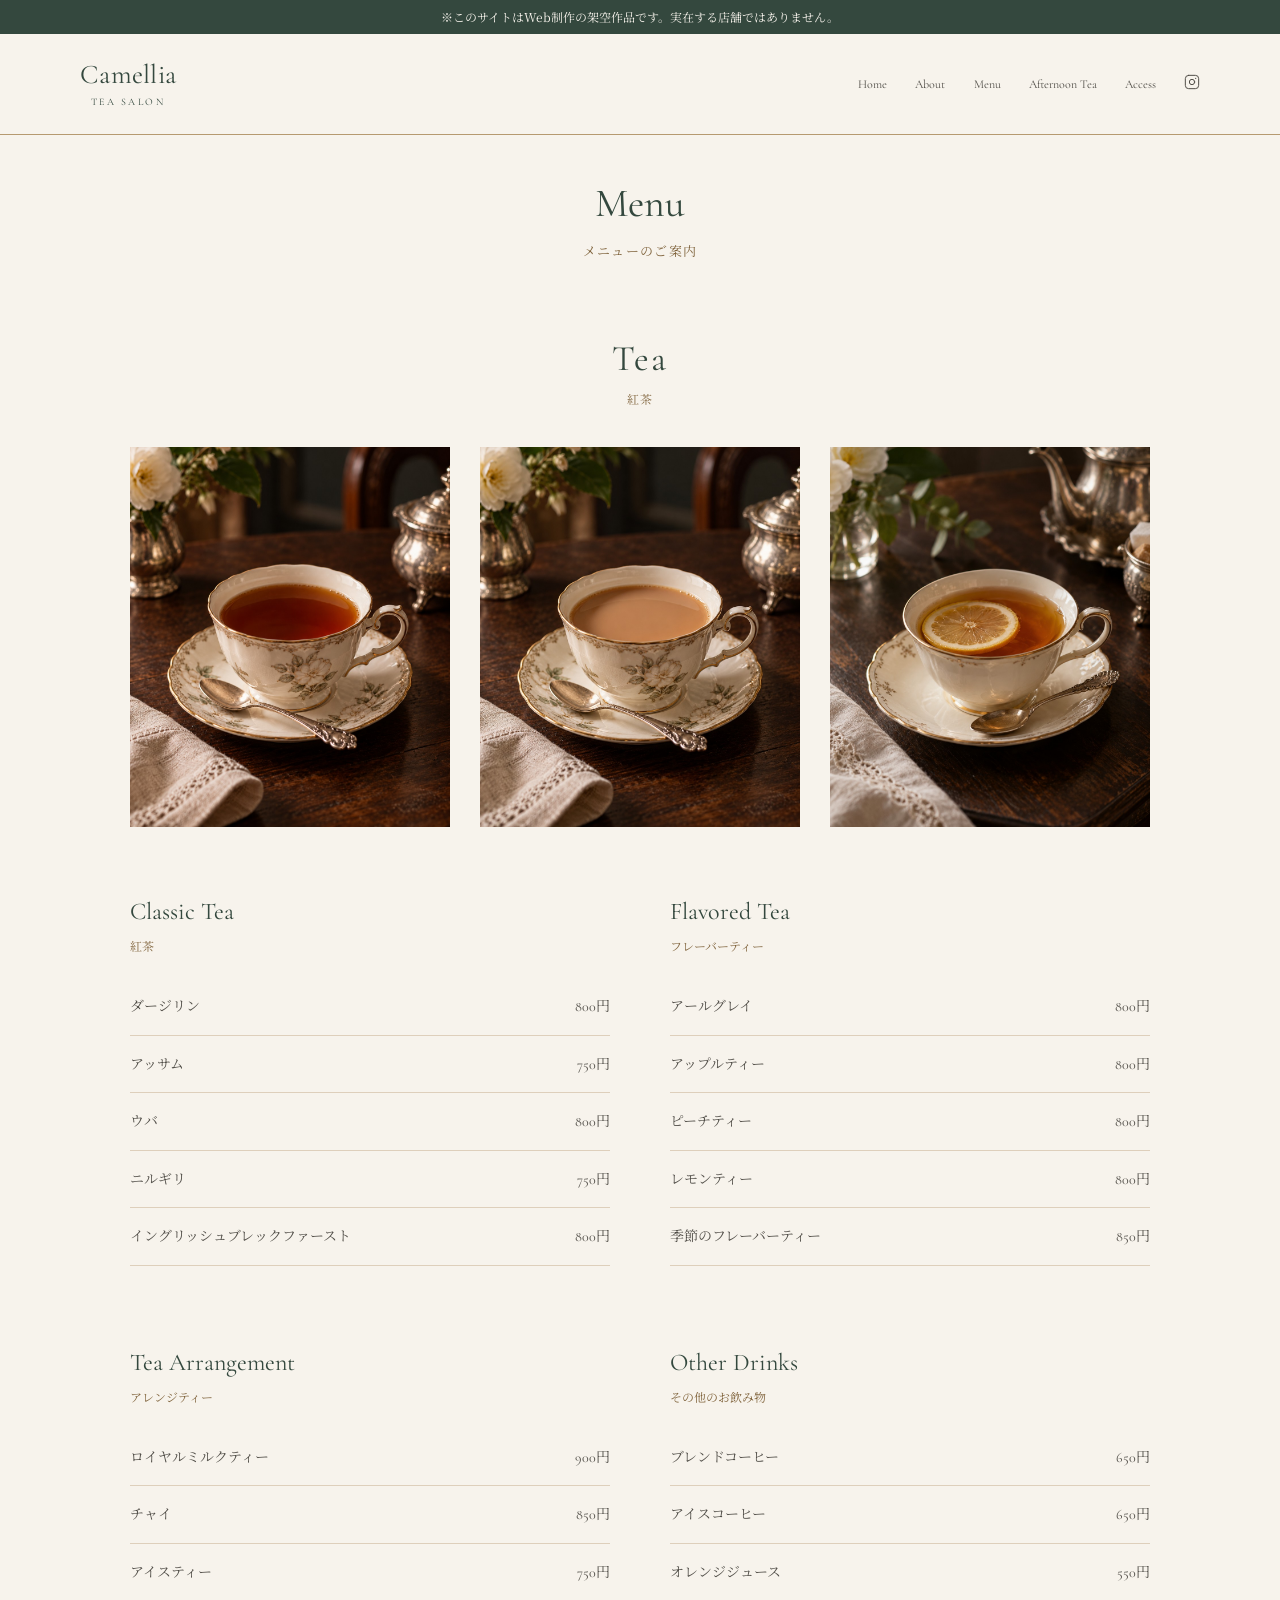
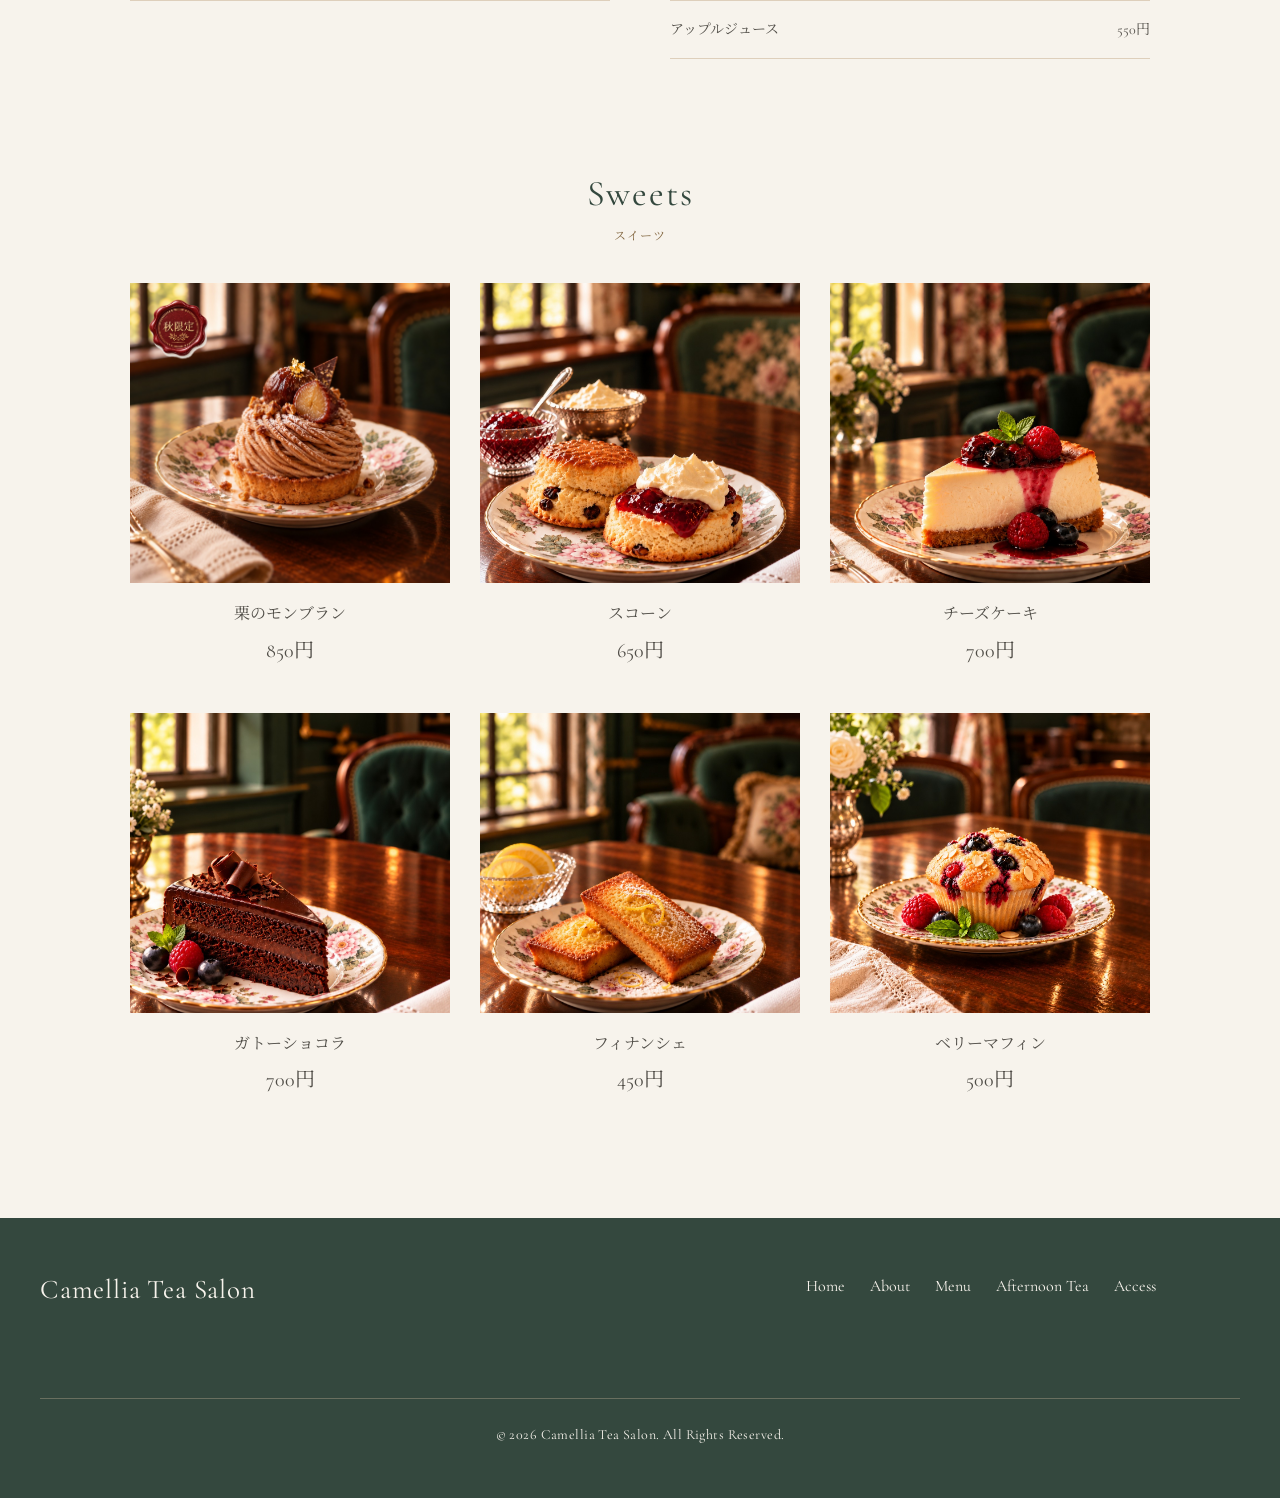
<file: menu.html>
<!doctype html>
<html lang="ja">
  <head>
    <meta charset="UTF-8" />
    <meta name="robots" content="noindex" />
    <meta name="viewport" content="width=device-width, initial-scale=1.0" />
    <meta
      name="description"
      content="Camellia Tea Salonのメニュー。香り豊かな紅茶と、心を込めて作るスイーツをご紹介します。"
    />
    <title>Menu | Camellia Tea Salon</title>
    <link rel="icon" type="image/svg+xml" sizes="any" href="images/favicon.svg" />

    <link rel="preconnect" href="https://fonts.googleapis.com" />
    <link rel="preconnect" href="https://fonts.gstatic.com" crossorigin />
    <link
      href="https://fonts.googleapis.com/css2?family=Cormorant+Garamond:wght@400;500;600&family=Noto+Serif+JP:wght@400;500;600&display=swap"
      rel="stylesheet"
    />
    <link rel="stylesheet" href="css/style.css?v=20261026-2" />
    <script src="js/script.js?v=20261026-2" defer></script>
  </head>
  <body>
    <p class="site-notice">※このサイトはWeb制作の架空作品です。<br class="site-notice__mobile-br" />実在する店舗ではありません。</p>
    <header class="header">
      <div class="header__inner">
        <a href="index.html" class="header__logo">
          <span class="header__logo-main">Camellia</span>
          <span class="header__logo-sub">TEA SALON</span>
        </a>

        <!-- スマホ用メニューボタン -->
        <button
          class="header__toggle"
          type="button"
          aria-label="メニューを開く"
          aria-expanded="false"
          aria-controls="header-nav"
        >
          <span></span>
          <span></span>
          <span></span>
        </button>

        <nav
          class="header__nav"
          id="header-nav"
          aria-label="メインナビゲーション"
        >
          <ul class="header__nav-list">
            <li><a href="index.html">Home</a></li>
            <li><a href="about.html">About</a></li>
            <li><a href="menu.html" aria-current="page">Menu</a></li>
            <li><a href="afternoon-tea.html">Afternoon Tea</a></li>
            <li><a href="index.html#access">Access</a></li>

            <li class="header__instagram">
              <span role="img" aria-label="Instagram（準備中）">
                <svg
                  width="16"
                  height="16"
                  viewBox="0 0 24 24"
                  fill="none"
                  stroke="currentColor"
                  stroke-width="1.5"
                  stroke-linecap="round"
                  stroke-linejoin="round"
                  aria-hidden="true"
                >
                  <rect x="2" y="2" width="20" height="20" rx="5" />
                  <circle cx="12" cy="12" r="4" />
                  <circle
                    cx="17.5"
                    cy="6.5"
                    r="1"
                    fill="currentColor"
                    stroke="none"
                  />
                </svg>
              </span>
            </li>
          </ul>
        </nav>
      </div>
    </header>

    <main class="menu-page" id="menu-page">
      <div class="menu-page__heading">
        <h1>Menu</h1>
        <p>メニューのご案内</p>
      </div>

      <section class="menu-page__tea" id="tea" aria-labelledby="menu-tea-title">
        <div class="menu-page__section-heading">
          <h2 id="menu-tea-title">Tea</h2>
          <p>紅茶</p>
        </div>
        <div class="menu-page__tea-gallery" role="region" aria-label="紅茶の写真" tabindex="0">
          <div class="menu-page__tea-slide" id="menu-tea-photo-1"><img src="images/tea-stra.jpg" alt="ストレートティー" width="1122" height="1402" /></div>
          <div class="menu-page__tea-slide" id="menu-tea-photo-2"><img src="images/tea-milk.jpg" alt="ミルクティー" loading="lazy" width="1122" height="1402" /></div>
          <div class="menu-page__tea-slide" id="menu-tea-photo-3"><img src="images/tea-lim.jpg" alt="レモンティー" loading="lazy" width="1122" height="1402" /></div>
        </div>
        <div class="menu-page__tea-dots" role="group" aria-label="表示する紅茶の写真" hidden>
          <button class="menu-page__tea-dot" type="button" aria-label="紅茶の写真1を表示" aria-controls="menu-tea-photo-1" aria-current="true"></button>
          <button class="menu-page__tea-dot" type="button" aria-label="紅茶の写真2を表示" aria-controls="menu-tea-photo-2"></button>
          <button class="menu-page__tea-dot" type="button" aria-label="紅茶の写真3を表示" aria-controls="menu-tea-photo-3"></button>
        </div>

        <div class="menu-page__drinks">
          <section class="menu-page__drink-group" aria-labelledby="menu-drink-1">
            <h3 id="menu-drink-1">Classic Tea</h3>
            <p class="menu-page__category-ja">紅茶</p>
            <dl class="menu-page__drink-list">
              <div class="menu-page__drink-row"><dt>ダージリン</dt><dd>800円</dd></div>
              <div class="menu-page__drink-row"><dt>アッサム</dt><dd>750円</dd></div>
              <div class="menu-page__drink-row"><dt>ウバ</dt><dd>800円</dd></div>
              <div class="menu-page__drink-row"><dt>ニルギリ</dt><dd>750円</dd></div>
              <div class="menu-page__drink-row"><dt>イングリッシュブレックファースト</dt><dd>800円</dd></div>
            </dl>
          </section>
          <section class="menu-page__drink-group" aria-labelledby="menu-drink-2">
            <h3 id="menu-drink-2">Flavored Tea</h3>
            <p class="menu-page__category-ja">フレーバーティー</p>
            <dl class="menu-page__drink-list">
              <div class="menu-page__drink-row"><dt>アールグレイ</dt><dd>800円</dd></div>
              <div class="menu-page__drink-row"><dt>アップルティー</dt><dd>800円</dd></div>
              <div class="menu-page__drink-row"><dt>ピーチティー</dt><dd>800円</dd></div>
              <div class="menu-page__drink-row"><dt>レモンティー</dt><dd>800円</dd></div>
              <div class="menu-page__drink-row"><dt>季節のフレーバーティー</dt><dd>850円</dd></div>
            </dl>
          </section>
          <section class="menu-page__drink-group" aria-labelledby="menu-drink-3">
            <h3 id="menu-drink-3">Tea Arrangement</h3>
            <p class="menu-page__category-ja">アレンジティー</p>
            <dl class="menu-page__drink-list">
              <div class="menu-page__drink-row"><dt>ロイヤルミルクティー</dt><dd>900円</dd></div>
              <div class="menu-page__drink-row"><dt>チャイ</dt><dd>850円</dd></div>
              <div class="menu-page__drink-row"><dt>アイスティー</dt><dd>750円</dd></div>
            </dl>
          </section>
          <section class="menu-page__drink-group" aria-labelledby="menu-drink-4">
            <h3 id="menu-drink-4">Other Drinks</h3>
            <p class="menu-page__category-ja">その他のお飲み物</p>
            <dl class="menu-page__drink-list">
              <div class="menu-page__drink-row"><dt>ブレンドコーヒー</dt><dd>650円</dd></div>
              <div class="menu-page__drink-row"><dt>アイスコーヒー</dt><dd>650円</dd></div>
              <div class="menu-page__drink-row"><dt>オレンジジュース</dt><dd>550円</dd></div>
              <div class="menu-page__drink-row"><dt>アップルジュース</dt><dd>550円</dd></div>
            </dl>
          </section>
        </div>
      </section>

      <section class="menu-page__sweets" id="sweets" aria-labelledby="menu-sweets-title">
        <div class="menu-page__section-heading">
          <h2 id="menu-sweets-title">Sweets</h2>
          <p>スイーツ</p>
        </div>
        <div class="menu-page__sweets-grid">
          <figure class="menu-page__sweet">
            <div class="menu-page__sweet-image">
              <img class="menu-page__sweet-photo" src="images/sweets-limi.jpg" alt="栗のモンブラン" loading="lazy" width="1295" height="1215" />
              <img class="menu-page__sweet-stamp" src="images/sweets-stamp.png" alt="秋限定" loading="lazy" width="1307" height="1203" />
            </div>
            <figcaption><span class="menu-page__sweet-name">栗のモンブラン</span><span class="menu-page__sweet-price">850円</span></figcaption>
          </figure>
          <figure class="menu-page__sweet">
            <div class="menu-page__sweet-image">
              <img class="menu-page__sweet-photo" src="images/sweets-sco.jpg" alt="スコーン" loading="lazy" width="1122" height="1402" />
            </div>
            <figcaption><span class="menu-page__sweet-name">スコーン</span><span class="menu-page__sweet-price">650円</span></figcaption>
          </figure>
          <figure class="menu-page__sweet">
            <div class="menu-page__sweet-image">
              <img class="menu-page__sweet-photo" src="images/sweets-che.jpg" alt="チーズケーキ" loading="lazy" width="1122" height="1402" />
            </div>
            <figcaption><span class="menu-page__sweet-name">チーズケーキ</span><span class="menu-page__sweet-price">700円</span></figcaption>
          </figure>
          <figure class="menu-page__sweet">
            <div class="menu-page__sweet-image">
              <img class="menu-page__sweet-photo" src="images/sweets-choco.jpg" alt="ガトーショコラ" loading="lazy" width="1122" height="1402" />
            </div>
            <figcaption><span class="menu-page__sweet-name">ガトーショコラ</span><span class="menu-page__sweet-price">700円</span></figcaption>
          </figure>
          <figure class="menu-page__sweet">
            <div class="menu-page__sweet-image">
              <img class="menu-page__sweet-photo" src="images/sweets-fina.jpg" alt="フィナンシェ" loading="lazy" width="1122" height="1402" />
            </div>
            <figcaption><span class="menu-page__sweet-name">フィナンシェ</span><span class="menu-page__sweet-price">450円</span></figcaption>
          </figure>
          <figure class="menu-page__sweet">
            <div class="menu-page__sweet-image">
              <img class="menu-page__sweet-photo" src="images/sweets-muf.jpg" alt="ベリーマフィン" loading="lazy" width="1149" height="1369" />
            </div>
            <figcaption><span class="menu-page__sweet-name">ベリーマフィン</span><span class="menu-page__sweet-price">500円</span></figcaption>
          </figure>
        </div>
      </section>
    </main>

    <footer class="footer">
      <div class="footer__inner">
        <div class="footer__top">
          <a href="index.html" class="footer__logo"> Camellia Tea Salon </a>

          <nav class="footer__nav" aria-label="フッターナビゲーション">
            <ul class="footer__nav-list">
              <li><a href="index.html">Home</a></li>
              <li><a href="about.html">About</a></li>
              <li><a href="menu.html" aria-current="page">Menu</a></li>
              <li><a href="afternoon-tea.html">Afternoon Tea</a></li>
              <li><a href="index.html#access">Access</a></li>
            </ul>
          </nav>
        </div>

        <div class="footer__bottom">
          <small> &copy; 2026 Camellia Tea Salon. All Rights Reserved. </small>
        </div>
      </div>
    </footer>
    <button class="back-to-top" type="button" aria-label="ページ上部へ戻る" hidden>
      <svg class="back-to-top__teapot" width="80" height="64" viewBox="0 0 80 64" stroke-linecap="round" stroke-linejoin="round" aria-hidden="true">
        <g class="back-to-top__silhouette" stroke-width="1.5">
          <path fill-rule="evenodd" d="M57 22C77 13 82 46 62 48L58 42C72 43 74 24 60 29ZM63 27C70 24 73 39 64 41L63 38C68 36 68 30 63 31Z" />
          <path d="M26 29C16 31 15 22 5 22L9 30C15 31 12 44 26 46Z" />
          <path d="M27 23C22 29 19 34 20 42C21 52 30 56 42 56C54 56 62 51 63 42C64 34 60 28 55 23Z" />
          <path d="M26 24C27 17 33 14 41 14C49 14 55 17 57 24Z" />
          <path d="M38 14V10C38 7 44 7 44 10V14" />
          <path d="M30 55L28 59H55L53 55" />
        </g>
        <path class="back-to-top__arrow" d="M34 39L41 32L48 39M41 32V48" fill="none" stroke="currentColor" stroke-width="1.7" />
      </svg>
    </button>
  </body>
</html>
</file>
<file: css/style.css>
@charset "UTF-8";
* {
  box-sizing: border-box;
}

html {
  scroll-behavior: smooth;
}

body {
  margin: 0;
  background-color: #f7f3ec;
  color: #514e48;
  font-family: "Noto Serif JP", serif;
}

a {
  color: inherit;
  text-decoration: none;
}

ul {
  margin: 0;
  padding: 0;
  list-style: none;
}

.site-notice {
  margin: 0;
  padding: 6px 20px;
  background-color: #34483e;
  color: #f7f3ec;
  font-family: "Noto Serif JP", serif;
  font-size: 12px;
  font-weight: 400;
  line-height: 1.8;
  text-align: center;
  overflow-wrap: break-word;
}
.site-notice__mobile-br {
  display: none;
}
@media (max-width: 768px) {
  .site-notice__mobile-br {
    display: initial;
  }
}

.header {
  width: 100%;
  background-color: #f7f3ec;
  border-bottom: 1px solid #b69a70;
}
.header__inner {
  max-width: 1200px;
  min-height: 100px;
  margin: 0 auto;
  padding: 10px 40px;
  display: flex;
  align-items: center;
  justify-content: space-between;
}
.header__logo {
  display: flex;
  flex-direction: column;
  align-items: center;
  color: #34483e;
}
.header__logo-main {
  font-size: 27px;
  font-family: "Cormorant Garamond", serif;
  line-height: 1.2;
  letter-spacing: 0.01em;
}
.header__logo-sub {
  margin-top: 4px;
  font-size: 10px;
  font-family: "Cormorant Garamond", serif;
  letter-spacing: 0.25em;
}
.header__nav-list {
  display: flex;
  align-items: center;
  gap: 28px;
}
.header__nav-list a {
  font-family: "Cormorant Garamond", serif;
  font-size: 12px;
  transition: color 0.3s;
}
.header__nav-list a:hover {
  color: #80643d;
}
.header__instagram a {
  display: flex;
  align-items: center;
  justify-content: center;
  color: #34483e;
}
.header__instagram a svg {
  width: 16px;
  height: 16px;
}
@media (min-width: 769px) {
  .header__nav-list a {
    display: inline-flex;
    align-items: center;
    justify-content: center;
    min-width: 44px;
    min-height: 44px;
    padding: 0 8px;
    margin-inline: -8px;
    vertical-align: middle;
    white-space: nowrap;
  }
  .header__nav-list a:focus-visible {
    outline: 2px solid #b69a70;
    outline-offset: 2px;
  }
}
.header__toggle {
  display: none;
  width: 36px;
  height: 30px;
  padding: 0;
  border: none;
  background: transparent;
  cursor: pointer;
}
.header__toggle span {
  display: block;
  width: 100%;
  height: 2px;
  background-color: #34483e;
}

.hero {
  max-width: 1440px;
  margin: 0 auto;
  padding-top: 23px;
}
.hero__image {
  display: block;
  width: 100%;
  aspect-ratio: 1440/550;
  height: auto;
  object-fit: cover;
}
.hero__catch {
  max-width: 960px;
  margin: 0 auto;
  padding: 24px 20px;
  color: #34483e;
  font-family: "Noto Serif JP", serif;
  font-size: 32px;
  font-weight: 500;
  letter-spacing: 0.2em;
  line-height: 1.5;
  text-align: center;
}
.hero__catch-pc {
  display: inline;
}
.hero__catch-sp {
  display: none;
}

.news {
  padding: 130px 20px 100px;
  background-color: #f7f3ec;
}
.news__inner {
  max-width: 1000px;
  margin: 0 auto;
}
.news__heading {
  margin-bottom: 55px;
  text-align: center;
}
.news__heading h2 {
  margin: 0;
  color: #34483e;
  font-family: "Cormorant Garamond", serif;
  font-size: 32px;
  font-weight: 400;
  line-height: 1.5;
  letter-spacing: 0.2em;
}
.news__heading p {
  margin: 7px 0 0;
  color: #80643d;
  font-size: 14px;
  line-height: 1.5;
  letter-spacing: 0.15em;
}
.news__list {
  border-top: 1px solid #b69a70;
}
.news__item {
  border-bottom: 1px solid #b69a70;
  transition: background-color 0.3s;
}
.news__item:hover {
  background-color: rgba(52, 72, 62, 0.05);
}
.news__button {
  display: flex;
  align-items: center;
  gap: 50px;
  width: 100%;
  min-height: 80px;
  padding: 12px 20px;
  border: none;
  background: transparent;
  color: inherit;
  font: inherit;
  text-align: left;
  cursor: pointer;
}
.news__button:focus-visible {
  outline: 2px solid #34483e;
  outline-offset: -3px;
}
.news__detail {
  display: grid;
  grid-template-rows: 0fr;
  opacity: 0;
  padding: 0 20px 0 155px;
  color: #514e48;
  font-size: 14px;
  line-height: 2;
  letter-spacing: 0.05em;
  transition: grid-template-rows 0.6s ease, opacity 0.6s ease, padding-bottom 0.6s ease;
}
.news__detail p {
  margin: 0;
  min-height: 0;
  overflow: hidden;
}
.news__item.is-open .news__detail {
  grid-template-rows: 1fr;
  opacity: 1;
  padding-bottom: 24px;
}
@media (prefers-reduced-motion: reduce) {
  .news__detail {
    transition: none;
  }
}
.news__item.is-open {
  background-color: rgba(52, 72, 62, 0.05);
}
.news__date {
  flex-shrink: 0;
  color: #514e48;
  font-family: "Cormorant Garamond", serif;
  font-size: 13px;
  letter-spacing: 0.1em;
}
.news__title {
  flex: 1;
  color: #34483e;
  font-size: 16px;
  letter-spacing: 0.08em;
}
.news__arrow {
  display: inline-block;
  color: #b69a70;
  font-size: 20px;
  line-height: 1;
  transition: transform 0.6s ease;
}
.news__item.is-open .news__arrow {
  transform: rotate(90deg);
}
@media (prefers-reduced-motion: reduce) {
  .news__arrow {
    transition: none;
  }
}

.about {
  padding: 80px 20px 75px;
  background-color: #f7f3ec;
}
.about__inner {
  width: min(1160px, 100% - 40px);
  margin: 0 auto;
  display: flex;
  align-items: flex-start;
  gap: 100px;
}
@media (min-width: 1440px) {
  .about__inner {
    transform: translateX(40px);
  }
}
.about__sp-br {
  display: none;
}
.about__slideshow {
  margin-top: 22px;
  position: relative;
  width: 440px;
  aspect-ratio: 440/500;
  flex-shrink: 0;
  overflow: hidden;
}
.about__slide {
  position: absolute;
  inset: 0;
  display: block;
  width: 100%;
  height: 100%;
  object-fit: cover;
  opacity: 0;
  z-index: 0;
  transition: opacity 4s ease-in-out;
}
.about__slide.is-active {
  opacity: 1;
  z-index: 1;
}
.about__slideshow-toggle {
  position: absolute;
  right: 12px;
  bottom: 12px;
  z-index: 2;
  width: 44px;
  height: 44px;
  padding: 12px;
  border: 0;
  border-radius: 50%;
  background: rgba(52, 72, 62, 0.75);
  color: #f7f3ec;
  cursor: pointer;
}
.about__slideshow-toggle svg {
  display: block;
}
.about__slideshow-toggle .about__slideshow-play {
  display: none;
}
.about__slideshow-toggle.is-paused .about__slideshow-pause {
  display: none;
}
.about__slideshow-toggle.is-paused .about__slideshow-play {
  display: block;
}
.about__slideshow-toggle:focus-visible {
  outline: 2px solid #f7f3ec;
  outline-offset: 3px;
}
.about__slideshow-toggle:disabled {
  cursor: default;
}
@media (prefers-reduced-motion: reduce) {
  .about__slide {
    transition: none;
  }
}
.about__content {
  margin-top: 72px;
  flex: 0 0 620px;
  min-width: 0;
}
.about__label {
  margin: 0 0 29px;
  color: #34483e;
  font-family: "Cormorant Garamond", serif;
  font-size: 24px;
  font-weight: 400;
  line-height: 1.5;
  letter-spacing: 0.2em;
}
.about__title {
  margin: 0;
  margin-bottom: 32px;
  color: #34483e;
  font-family: "Noto Serif JP", serif;
  font-size: 28px;
  font-weight: 500;
  line-height: 1.5;
  letter-spacing: 0.2em;
}
.about__text {
  color: #514e48;
  font-family: "Noto Serif JP", serif;
  font-size: 18px;
  font-weight: 500;
  line-height: 32px;
  letter-spacing: 0.05em;
}
.about__text p {
  margin: 0 0 22px;
}
.about__text p:last-child {
  margin-bottom: 0;
}
.about__button {
  display: inline-flex;
  align-items: center;
  justify-content: space-between;
  width: 210px;
  height: 48px;
  margin-top: 56px;
  padding: 0 24px;
  border: 1px solid #b69a70;
  color: #34483e;
  font-family: "Cormorant Garamond", serif;
  font-size: 20px;
  font-weight: 400;
  text-decoration: none;
  transition: background-color 0.3s ease, color 0.3s ease;
}
.about__button:hover {
  background-color: #34483e;
  color: #f7f3ec;
}

/* =========================
   Menu
========================= */
.menu {
  background-color: #f1ebe1;
  padding: 70px 20px 134px;
}
.menu__inner {
  max-width: 1080px;
  margin: 0 auto;
}
.menu__heading {
  text-align: center;
  margin-bottom: 118px;
}
.menu__heading h2 {
  margin: 0;
  font-family: "Cormorant Garamond", serif;
  font-size: 26px;
  font-weight: 400;
  letter-spacing: 0.12em;
  color: #34483e;
}
.menu__heading p {
  margin: 5px 0 0;
  font-size: 11px;
  letter-spacing: 0.15em;
  color: #80643d;
}
.menu__grid {
  display: grid;
  grid-template-columns: 600px 410px;
  column-gap: 70px;
  row-gap: 65px;
  align-items: start;
}
.menu__item {
  display: block;
  color: #34483e;
  text-decoration: none;
}
.menu__item img {
  display: block;
  width: 100%;
  height: auto;
  object-fit: cover;
}
.menu__item--tea {
  grid-column: 1;
  grid-row: 1/3;
}
.menu__item--tea img {
  aspect-ratio: 1/1;
}
.menu__item--sweets {
  grid-column: 2;
  grid-row: 1;
}
.menu__item--afternoon {
  grid-column: 2;
  grid-row: 2;
}
.menu__item--sweets img, .menu__item--afternoon img {
  aspect-ratio: 410/270;
}
.menu__item-title {
  display: inline-flex;
  align-items: center;
  gap: 14px;
  margin-top: 12px;
  font-family: "Cormorant Garamond", serif;
  font-size: 18px;
  letter-spacing: 0.04em;
}
.menu__arrow {
  color: #b69a70;
  font-size: 16px;
}

.special-tea {
  padding: 0;
  background-color: #f7f3ec;
}
.special-tea__inner {
  width: 100%;
  max-width: 1440px;
  min-height: 750px;
  margin: 0 auto;
  padding: 75px 180px;
  box-sizing: border-box;
  display: grid;
  grid-template-columns: 530px 470px;
  grid-template-rows: auto auto;
  row-gap: 20px;
  column-gap: 80px;
  justify-content: start;
  align-items: center;
}
.special-tea__content {
  width: 100%;
  min-width: 0;
  transform: translateY(34px);
  grid-column: 1;
  grid-row: 1;
}
.special-tea__label {
  margin: 0 0 30px;
  color: #514e48;
  font-family: "Cormorant Garamond", serif;
  font-size: 20px;
  font-weight: 400;
  line-height: 1.5;
  letter-spacing: 0.12em;
}
.special-tea__title {
  margin: 0 0 30px;
  color: #34483e;
  font-family: "Cormorant Garamond", serif;
  font-size: 40px;
  font-weight: 400;
  line-height: 1.3;
  letter-spacing: 0.04em;
}
.special-tea__lead {
  margin: 0 0 40px;
  color: #514e48;
  font-family: "Noto Serif JP", serif;
  font-size: 26px;
  font-weight: 400;
  line-height: 2;
  letter-spacing: 0.08em;
}
.special-tea__text {
  color: #514e48;
  font-family: "Noto Serif JP", serif;
  font-size: 18px;
  font-weight: 400;
  line-height: 32px;
  letter-spacing: 0.05em;
}
.special-tea__text p {
  margin: 0 0 38px;
}
.special-tea__text p:last-child {
  margin-bottom: 0;
}
.special-tea__button {
  display: inline-flex;
  align-items: center;
  justify-content: space-between;
  width: 210px;
  height: 48px;
  margin-top: 20px;
  padding: 0 24px;
  box-sizing: border-box;
  grid-column: 1;
  grid-row: 2;
  justify-self: start;
  border: 1px solid #b69a70;
  color: #514e48;
  font-family: "Cormorant Garamond", serif;
  font-size: 20px;
  font-weight: 400;
  text-decoration: none;
  transition: background-color 0.3s ease, color 0.3s ease;
}
.special-tea__button:hover {
  background-color: #34483e;
  color: #f7f3ec;
}
.special-tea__image {
  width: 470px;
  max-width: 100%;
  grid-column: 2;
  grid-row: 1/3;
  align-self: center;
}
.special-tea__image img {
  display: block;
  width: 100%;
  aspect-ratio: 470/600;
  height: auto;
  object-fit: cover;
}
.special-tea__responsive-br {
  display: none;
}
@media (width < 600px), (min-width: 1101px) {
  .special-tea__responsive-br {
    display: initial;
  }
}

.access {
  background-color: #f1ebe1;
  padding: 70px 20px 68px;
}
.access__inner {
  max-width: 1080px;
  margin: 0 auto;
}
.access__heading {
  margin-bottom: 56px;
  text-align: center;
}
.access__heading h2 {
  margin: 0;
  color: #34483e;
  font-family: "Cormorant Garamond", serif;
  font-size: 36px;
  font-weight: 400;
  letter-spacing: 0.12em;
}
.access__heading p {
  margin: 5px 0 0;
  color: #80643d;
  font-family: "Noto Serif JP", serif;
  font-size: 16px;
  letter-spacing: 0.15em;
}
.access__body {
  display: grid;
  grid-template-columns: minmax(0, 1fr) 470px;
  column-gap: 80px;
  align-items: start;
  transform: translateY(22.4px);
}
.access__shop-name {
  width: 450px;
  max-width: 100%;
  box-sizing: border-box;
  margin: 0 0 44px;
  padding-bottom: 25px;
  border-bottom: 1px solid #b69a70;
  color: #34483e;
  font-family: "Cormorant Garamond", serif;
  font-size: 30px;
  font-weight: 400;
  line-height: 40px;
  letter-spacing: 0.04em;
}
.access__list {
  margin: 0;
}
.access__row {
  display: grid;
  grid-template-columns: 130px minmax(0, 1fr);
  gap: 20px;
  margin-bottom: 50px;
}
.access__row:first-child {
  margin-bottom: 25px;
}
.access__row:last-child {
  margin-bottom: 0;
}
.access__row dt,
.access__row dd {
  margin: 0;
  color: #514e48;
  font-family: "Noto Serif JP", serif;
  font-size: 16px;
  line-height: 1.8;
}
.access__row dt {
  font-weight: 500;
}
.access__note {
  display: block;
  margin-top: 8px;
  font-size: 12px;
  line-height: 1.7;
}
.access__map-area {
  width: 100%;
}
.access__map {
  display: block;
  width: 100%;
  height: auto;
  aspect-ratio: 470/400;
  object-fit: cover;
}
.access__map-notice {
  margin: 12px 0 0;
  color: #514e48;
  font-family: "Noto Serif JP", serif;
  font-size: 12px;
  line-height: 1.7;
}

/* ==========================
   Footer
========================== */
.footer {
  background-color: #34483e;
  color: #f7f3ec;
  min-height: 280px;
  padding: 40px 0 35px;
}
.footer__inner {
  max-width: 1360px;
  margin: 0 auto;
  padding: 0 40px;
}
.footer__top {
  display: flex;
  justify-content: space-between;
  align-items: flex-start;
  gap: 30px;
  height: 140px;
  padding-top: 15px;
  padding-bottom: 0;
}
.footer__logo {
  color: #f7f3ec;
  font-family: "Cormorant Garamond", serif;
  font-size: 27px;
  font-weight: 400;
  letter-spacing: 0.03em;
  text-decoration: none;
  white-space: nowrap;
}
.footer__nav-list {
  display: flex;
  align-items: center;
  justify-content: flex-end;
  flex-wrap: wrap;
  gap: 25px;
  margin: 0;
  padding: 0;
  list-style: none;
}
.footer__nav-list a {
  color: #f7f3ec;
  font-family: "Cormorant Garamond", serif;
  font-size: 16px;
  text-decoration: none;
  transition: opacity 0.3s;
}
.footer__nav-list a:hover {
  opacity: 0.7;
}
.footer__bottom {
  border-top: 1px solid rgba(184, 170, 145, 0.4);
  padding-top: 20px;
  text-align: center;
}
.footer__bottom small {
  display: block;
  font-family: "Cormorant Garamond", serif;
  font-size: 14px;
  font-weight: 400;
  line-height: 32px;
  letter-spacing: 0.03em;
}

@media (max-width: 768px) {
  .header__inner {
    height: 80px;
    min-height: 0;
    padding: 0 20px;
    box-sizing: border-box;
    position: relative;
  }
  .header__nav {
    position: absolute;
    top: 100%;
    left: 0;
    height: 420px;
    width: 100%;
    padding: 35px 20px 40px;
    box-sizing: border-box;
    background-image: linear-gradient(rgba(247, 243, 236, 0.85), rgba(247, 243, 236, 0.85)), url("../images/hero.jpg");
    background-size: cover;
    background-position: center;
    z-index: 100;
    opacity: 0;
    visibility: hidden;
    pointer-events: none;
    transform: translateY(-12px);
    transition: opacity 0.4s ease, transform 0.4s ease, visibility 0.4s;
  }
  .header__nav.is-open {
    opacity: 1;
    visibility: visible;
    pointer-events: auto;
    transform: translateY(0);
  }
  .header__nav .header__nav-list {
    display: flex;
    flex-direction: column;
    gap: 24px;
  }
  .header__nav .header__nav-list a {
    font-family: "Cormorant Garamond", serif;
    line-height: 29px;
    font-size: 24px;
    color: #45362f;
  }
  .header__toggle {
    display: flex;
    flex-direction: column;
    justify-content: space-between;
    flex-shrink: 0;
    width: 44px;
    height: 44px;
    padding: 14px 10px;
    margin-inline-end: -10px;
  }
  .header__toggle span {
    height: 1.5px;
    transition: transform 0.3s ease, opacity 0.3s ease;
  }
  .header__toggle.is-open span:nth-child(1) {
    transform: translateY(7.25px) rotate(45deg);
  }
  .header__toggle.is-open span:nth-child(2) {
    opacity: 0;
  }
  .header__toggle.is-open span:nth-child(3) {
    transform: translateY(-7.25px) rotate(-45deg);
  }
  .header__logo-main {
    font-size: 32px;
  }
  .header__logo-sub {
    margin-top: 2px;
    letter-spacing: 1.75px;
  }
  .hero {
    padding-top: 0;
  }
  .hero__image {
    width: 100%;
    height: 420px;
    aspect-ratio: auto;
    object-fit: cover;
    object-position: center;
  }
  .hero__catch {
    max-width: 100%;
    margin: 0 auto;
    padding: 12px 0 0;
    font-size: 24px;
    font-weight: 500;
    letter-spacing: 0.2em;
    line-height: 1.5;
    text-align: center;
  }
  .hero__catch-pc {
    display: none;
  }
  .hero__catch-sp {
    display: inline;
  }
  .news {
    padding: 100px 20px 80px;
  }
  .news__inner {
    width: 100%;
  }
  .news__heading {
    margin-bottom: 55px;
  }
  .news__heading h2 {
    font-size: 28px;
  }
  .news__button {
    display: grid;
    grid-template-columns: minmax(0, 1fr) 20px;
    grid-template-areas: "date arrow" "title arrow";
    column-gap: 12px;
    row-gap: 8px;
    align-items: center;
    min-height: 90px;
    padding: 15px 0;
  }
  .news__date {
    grid-area: date;
    font-size: 14px;
  }
  .news__title {
    grid-area: title;
    min-width: 0;
    font-size: 18px;
    line-height: 1.6;
    overflow-wrap: anywhere;
  }
  .news__arrow {
    grid-area: arrow;
    font-family: Arial, sans-serif;
    font-size: 22px;
    font-weight: 700;
    line-height: 1;
    color: #b69a70;
    text-align: center;
  }
  .news__detail {
    padding: 0;
    font-size: 14px;
    line-height: 1.9;
    letter-spacing: 0.03em;
  }
  .news__item.is-open .news__detail {
    padding-bottom: 20px;
  }
  .news__list {
    border-top: none;
  }
  .about {
    padding: 0px 15px 80px;
  }
  .about__inner {
    width: 100%;
    display: grid;
    grid-template-columns: minmax(0, 1fr);
    gap: 0;
  }
  .about__content {
    display: contents;
  }
  .about__label {
    grid-row: 1;
    margin: 0 0 24px;
    font-size: 20px;
  }
  .about__slideshow {
    grid-row: 2;
    width: 100%;
    margin: 0 0 28px;
    aspect-ratio: 1/1;
  }
  .about__sp-br {
    display: inline;
  }
  .about__title {
    grid-row: 3;
    margin-bottom: 20px;
    font-size: 20px;
    line-height: 1.7;
    letter-spacing: 0.05em;
    text-align: center;
  }
  .about__button {
    grid-row: 5;
    width: 140px;
    height: 40px;
    margin-top: 32px;
    padding: 0 15px;
    box-sizing: border-box;
    font-size: 14px;
  }
  .about__text {
    grid-row: 4;
    font-size: 16px;
    line-height: 1.9;
    letter-spacing: 0.02em;
  }
  .about__text p {
    margin-bottom: 24px;
  }
  .about__text p:last-child {
    margin-bottom: 0;
  }
  .menu {
    padding: 48px 20px 80px;
  }
  .menu__inner {
    width: 100%;
  }
  .menu__heading {
    margin-bottom: 40px;
  }
  .menu__heading h2 {
    font-size: 24px;
  }
  .menu__heading p {
    font-size: 11px;
  }
  .menu__grid {
    display: flex;
    flex-direction: column;
    gap: 48px;
  }
  .menu__item {
    width: 100%;
    max-width: 335px;
  }
  .menu__item img {
    display: block;
    width: 100%;
    object-fit: cover;
  }
  .menu__item--tea {
    align-self: flex-start;
  }
  .menu__item--tea img {
    aspect-ratio: 335/300;
  }
  .menu__item--sweets {
    align-self: flex-end;
    max-width: 270px;
  }
  .menu__item--sweets img {
    aspect-ratio: 270/210;
  }
  .menu__item--afternoon {
    align-self: flex-start;
    max-width: 300px;
  }
  .menu__item--afternoon img {
    aspect-ratio: 300/240;
  }
  /* ==========================
     Afternoon Tea - SP
  ========================== */
  .special-tea__inner {
    display: grid;
    grid-template-columns: minmax(0, 1fr);
    grid-template-rows: auto auto auto;
    row-gap: 0;
    min-height: auto;
    padding: 70px 20px 110px;
  }
  .special-tea__content {
    grid-column: 1;
    grid-row: 1;
    transform: none;
  }
  .special-tea__label {
    margin-bottom: 18px;
    font-size: 16px;
  }
  .special-tea__title {
    margin-bottom: 32px;
    font-size: 26px;
  }
  .special-tea__lead {
    margin-bottom: 30px;
    font-size: 16px;
    line-height: 2;
  }
  .special-tea__text {
    font-size: 16px;
    line-height: 29px;
    letter-spacing: 0.05em;
  }
  .special-tea__text p {
    margin-bottom: 25px;
  }
  .special-tea__text p:last-child {
    margin-bottom: 0;
  }
  .special-tea__image {
    grid-column: 1;
    grid-row: 2;
    width: 100%;
    max-width: 100%;
    margin-top: 40px;
    align-self: auto;
  }
  .special-tea__image img {
    display: block;
    width: 100%;
    aspect-ratio: 335/380;
    height: auto;
    object-fit: cover;
  }
  .special-tea__button {
    grid-column: 1;
    grid-row: 3;
    justify-self: start;
    width: 210px;
    height: 48px;
    margin-top: 32px;
    padding: 0 20px;
    font-size: 20px;
  }
  /* ==========================
     Access - SP
  ========================== */
  .access {
    padding: 45px 20px 64px;
  }
  .access__inner {
    width: 100%;
    max-width: 100%;
  }
  .access__heading {
    margin-bottom: 50px;
  }
  .access__heading h2 {
    font-size: 28px;
  }
  .access__heading p {
    margin-top: 5px;
    font-size: 12px;
  }
  .access__body {
    display: grid;
    grid-template-columns: minmax(0, 1fr);
    gap: 40px;
    transform: none;
  }
  .access__shop-name {
    width: 100%;
    margin-bottom: 25px;
    padding-bottom: 20px;
    font-size: 24px;
    line-height: 1.5;
  }
  .access__row {
    display: block;
    margin-bottom: 24px;
  }
  .access__row:first-child {
    margin-bottom: 24px;
  }
  .access__row:last-child {
    margin-bottom: 0;
  }
  .access__row dt,
  .access__row dd {
    line-height: 32px;
    letter-spacing: 0.05em;
  }
  .access__row dt {
    margin-bottom: 5px;
    font-size: 14px;
    font-weight: 500;
  }
  .access__row dd {
    font-size: 16px;
    font-weight: 400;
  }
  .access__note {
    margin-top: 8px;
    font-size: 11px;
  }
  .access__map-area {
    width: 100%;
  }
  .access__map {
    width: 100%;
    aspect-ratio: 335/260;
    object-fit: cover;
  }
  /* ==========================
     Footer - SP
  ========================== */
  .footer {
    min-height: auto;
    padding: 45px 0 55px;
  }
  .footer__inner {
    width: 100%;
    max-width: 100%;
    padding: 0 20px;
  }
  .footer__top {
    display: flex;
    flex-direction: column;
    align-items: center;
    gap: 45px;
    height: auto;
    padding: 0;
    margin-bottom: 50px;
  }
  .footer__logo {
    font-size: 27px;
    font-weight: 400;
    letter-spacing: 0.03em;
    text-align: center;
  }
  .footer__nav {
    width: 100%;
  }
  .footer__nav-list {
    display: flex;
    justify-content: center;
    align-items: center;
    flex-wrap: wrap;
    column-gap: 28px;
    row-gap: 30px;
    max-width: 335px;
    margin: 0 auto;
    padding: 0;
  }
  .footer__nav-list a {
    font-size: 20px;
  }
  .footer__bottom {
    padding-top: 24px;
  }
  .footer__bottom small {
    font-size: 14px;
    line-height: 1.8;
    letter-spacing: 0.02em;
  }
}
/* スマホ専用の改行 */
.sp-only-br {
  display: none;
}

@media (max-width: 768px) {
  .sp-only-br {
    display: initial;
  }
}
/* TOP：タブレット縦向き */
@media (min-width: 600px) and (max-width: 768px) {
  .access {
    padding-block: 40px 56px;
  }
  .access__heading {
    margin-bottom: 40px;
  }
  .access__body {
    gap: 32px;
  }
  .access__row {
    margin-bottom: 20px;
  }
  .access__row:first-child {
    margin-bottom: 20px;
  }
  .access__row:last-child {
    margin-bottom: 0;
  }
  .menu__item {
    align-self: center;
  }
  .special-tea__image {
    max-width: 520px;
    justify-self: center;
  }
  .special-tea__button {
    justify-self: center;
  }
  .special-tea .sp-only-br,
  .special-tea .small-sp-br {
    display: none;
  }
}
/* ==========================
   小さいスマホ用（320px以下）
========================== */
@media (max-width: 320px) {
  .hero__catch {
    font-size: 22px;
    letter-spacing: 0.12em;
  }
  .special-tea__text {
    letter-spacing: 0.01em;
  }
  .special-tea .small-sp-br {
    display: initial;
  }
}
.small-sp-br {
  display: none;
}

/* ==========================
   Tablet - Hero
   769px ～ 1100px
========================== */
@media (min-width: 769px) and (max-width: 1100px) {
  .hero__catch {
    max-width: 100%;
    padding: 24px 20px;
    font-size: 28px;
    letter-spacing: 0.15em;
    line-height: 1.6;
  }
  .hero__catch-pc {
    display: none;
  }
  .hero__catch-sp {
    display: inline;
  }
  /* ==========================
     About - Tablet
  ========================== */
  .about {
    padding: 80px 30px 90px;
  }
  .about__inner {
    width: 100%;
    max-width: 720px;
    margin: 0 auto;
    display: flex;
    flex-direction: column;
    align-items: center;
    gap: 0;
    transform: none;
  }
  .about__slideshow {
    order: 2;
    width: 100%;
    max-width: 520px;
    margin-top: 35px;
    flex-shrink: 1;
  }
  .about__content {
    display: contents;
    margin-top: 0;
  }
  .about__label {
    order: 1;
    width: 100%;
    margin-bottom: 0;
    text-align: center;
  }
  .about__title {
    order: 3;
    margin-top: 45px;
    margin-bottom: 30px;
    font-size: 28px;
    text-align: center;
  }
  .about__text {
    order: 4;
    width: 100%;
    max-width: 600px;
    font-size: 18px;
    line-height: 2;
    letter-spacing: 0.02em;
  }
  .about__button {
    order: 5;
    align-self: center;
    margin-top: 40px;
  }
  /* ==========================
     Menu - Tablet
  ========================== */
  .menu {
    padding: 80px 30px 100px;
  }
  .menu__inner {
    max-width: 760px;
    margin: 0 auto;
  }
  .menu__heading {
    margin-bottom: 60px;
  }
  .menu__grid {
    display: grid;
    grid-template-columns: repeat(2, minmax(0, 1fr));
    column-gap: 30px;
    row-gap: 45px;
    align-items: start;
  }
  .menu__item {
    min-width: 0;
  }
  .menu__item--tea {
    grid-column: 1/-1;
    grid-row: 1;
    width: 100%;
    max-width: 520px;
    justify-self: center;
  }
  .menu__item--tea img {
    aspect-ratio: 600/450;
  }
  .menu__item--sweets {
    grid-column: 1;
    grid-row: 2;
  }
  .menu__item--afternoon {
    grid-column: 2;
    grid-row: 2;
  }
  .menu__item--sweets img, .menu__item--afternoon img {
    aspect-ratio: 410/270;
  }
  .menu__item-title {
    font-size: 18px;
    margin-top: 12px;
  }
  /* ==========================
     Afternoon Tea - Tablet
  ========================== */
  .special-tea__inner {
    width: 100%;
    max-width: 760px;
    min-height: auto;
    margin: 0 auto;
    padding: 80px 30px 100px;
    display: grid;
    grid-template-columns: minmax(0, 1fr);
    grid-template-rows: auto auto auto;
    row-gap: 0;
  }
  .special-tea__content {
    grid-column: 1;
    grid-row: 1;
    transform: none;
  }
  .special-tea__label {
    font-size: 20px;
    margin-bottom: 20px;
  }
  .special-tea__title {
    font-size: 36px;
    margin-bottom: 30px;
  }
  .special-tea__lead {
    font-size: 24px;
    margin-bottom: 35px;
  }
  .special-tea__text {
    font-size: 18px;
    line-height: 2;
    letter-spacing: 0.02em;
  }
  .special-tea__image {
    grid-column: 1;
    grid-row: 2;
    width: 100%;
    max-width: 520px;
    margin-top: 45px;
    justify-self: center;
    align-self: auto;
  }
  .special-tea__image img {
    display: block;
    width: 100%;
    aspect-ratio: 470/600;
    object-fit: cover;
    object-position: center;
  }
  .special-tea__button {
    grid-column: 1;
    grid-row: 3;
    justify-self: center;
    width: 210px;
    height: 48px;
    margin-top: 35px;
    font-size: 20px;
  }
  /* ==========================
     Access - Tablet
  ========================== */
  .access {
    padding: 80px 30px 90px;
  }
  .access__inner {
    max-width: 720px;
    margin: 0 auto;
  }
  .access__heading {
    margin-bottom: 60px;
  }
  .access__body {
    display: grid;
    grid-template-columns: minmax(0, 1fr);
    gap: 50px;
    transform: none;
  }
  .access__shop-name {
    width: 100%;
    margin-bottom: 35px;
    font-size: 30px;
  }
  .access__row {
    grid-template-columns: 140px minmax(0, 1fr);
    gap: 25px;
    margin-bottom: 30px;
  }
  .access__row:first-child {
    margin-bottom: 30px;
  }
  .access__row:last-child {
    margin-bottom: 0;
  }
  .access__map-area {
    width: 100%;
    max-width: 520px;
    justify-self: center;
  }
  .access__map {
    width: 100%;
    aspect-ratio: 470/400;
    object-fit: cover;
  }
  /* ==========================
     Footer - Tablet
  ========================== */
  .footer__top {
    flex-direction: column;
    align-items: center;
    justify-content: center;
    gap: 30px;
    height: auto;
    padding-top: 15px;
    margin-bottom: 50px;
  }
  .footer__nav-list {
    justify-content: center;
    column-gap: 25px;
    row-gap: 15px;
  }
  .footer__bottom {
    padding-top: 24px;
  }
}
/* ==========================
   Small PC - Layout
   1101px ～ 1280px
========================== */
@media (min-width: 1101px) and (max-width: 1280px) {
  /* About */
  .about__inner {
    width: calc(100% - 40px);
    gap: 50px;
  }
  .about__slideshow {
    width: 40%;
    flex-shrink: 1;
  }
  .about__content {
    flex: 1 1 0;
    min-width: 0;
  }
  .about__title {
    font-size: 26px;
    letter-spacing: 0.1em;
  }
  .about__text {
    font-size: 16px;
    letter-spacing: 0.03em;
  }
  /* ==========================
     Menu - Small PC
  ========================== */
  .menu__inner {
    width: 100%;
    max-width: 1080px;
  }
  .menu__grid {
    grid-template-columns: minmax(0, 600fr) minmax(0, 410fr);
    column-gap: 40px;
    row-gap: 50px;
  }
  .menu__item {
    min-width: 0;
  }
  .menu__item img {
    max-width: 100%;
  }
  /* Afternoon Tea */
  .special-tea__inner {
    grid-template-columns: minmax(0, 1.1fr) minmax(0, 1fr);
    column-gap: 40px;
    padding: 75px 50px;
  }
  .special-tea__content {
    min-width: 0;
  }
  .special-tea__image {
    width: 100%;
    min-width: 0;
  }
  .special-tea__lead {
    font-size: 24px;
  }
  .special-tea__text {
    font-size: 16px;
    letter-spacing: 0.03em;
  }
}
.about-page {
  max-width: 1200px;
  width: calc(100% - 80px);
  margin: 0 auto;
  padding-bottom: 108px;
}
.about-page__heading {
  padding: 40px 0 22px;
  text-align: center;
}
.about-page__heading h1 {
  margin: 0;
  color: #34483e;
  font: 400 40px/1.3 "Cormorant Garamond", serif;
}
.about-page__heading p {
  margin: 9px 0 0;
  color: #80643d;
  font-size: 12px;
  letter-spacing: 0.12em;
}
.about-page__hero {
  margin-bottom: 100px;
}
.about-page__hero img {
  display: block;
  width: 100%;
  height: auto;
  aspect-ratio: 1200/480;
  object-fit: cover;
  object-position: center 48%;
}
.about-page__section {
  display: grid;
  grid-template-columns: minmax(0, 520fr) minmax(0, 540fr);
  column-gap: 140px;
  align-items: center;
  margin-bottom: 104px;
}
.about-page__section .about-page__text {
  text-align: left;
}
.about-page__photo {
  display: block;
  grid-column: 1;
  grid-row: 1;
  width: 100%;
  height: auto;
  aspect-ratio: 520/620;
  object-fit: cover;
}
.about-page__copy {
  grid-column: 2;
  grid-row: 1;
  min-width: 0;
}
.about-page h2 {
  margin: 0 0 12px;
  color: #34483e;
  font: 400 32px/1.3 "Cormorant Garamond", serif;
  letter-spacing: 0.04em;
  text-align: center;
}
.about-page__lead {
  margin: 0 0 28px;
  color: #34483e;
  font-size: 18px;
  line-height: 1.9;
  letter-spacing: 0.07em;
  text-align: center;
}
.about-page__text {
  font-size: 14px;
  line-height: 2.1;
  letter-spacing: 0.05em;
  overflow-wrap: anywhere;
}
.about-page__text p {
  margin: 0 0 20px;
}
.about-page__text p:last-child {
  margin-bottom: 0;
}
.about-page__section--reverse {
  grid-template-columns: minmax(0, 540fr) minmax(0, 520fr);
}
.about-page__section--reverse .about-page__copy {
  grid-column: 1;
}
.about-page__section--reverse .about-page__photo {
  grid-column: 2;
}
.about-page__gallery {
  margin: -4px 0 160px;
}
.about-page__gallery-viewport {
  overflow-x: auto;
  overscroll-behavior-x: contain;
  scroll-behavior: auto;
  scrollbar-width: thin;
  scrollbar-color: rgba(182, 154, 112, 0.4) transparent;
}
.about-page__gallery-viewport:focus-visible {
  outline: 2px solid #b69a70;
  outline-offset: 5px;
}
.about-page__gallery-track {
  display: flex;
  gap: 20px;
  width: max-content;
  padding-bottom: 8px;
}
.about-page__gallery-track img {
  display: block;
  flex: 0 0 auto;
  width: 300px;
  height: 380px;
  object-fit: cover;
  border-radius: 8px;
}
.about-page__gallery-track img[hidden] {
  display: none;
}
.about-page__gallery-controls {
  display: flex;
  justify-content: space-between;
  align-items: center;
  flex-wrap: wrap;
  gap: 12px;
  margin-top: 12px;
  font-size: 11px;
  color: #514e48;
}
.about-page__gallery-controls p {
  margin: 0;
}
.about-page__gallery-toggle {
  border: 0;
  border-bottom: 1px solid rgba(182, 154, 112, 0.4);
  min-height: 44px;
  padding: 12px 0;
  color: inherit;
  background: transparent;
  font: inherit;
  cursor: pointer;
}
.about-page__gallery-toggle:hover {
  color: #34483e;
  border-bottom-color: #b69a70;
}
.about-page__gallery-toggle:focus-visible {
  outline: 2px solid #34483e;
  outline-offset: 4px;
}
.about-page__gallery-toggle[hidden] {
  display: none;
}
.about-page__invitation {
  padding: 60px 24px;
  text-align: center;
  background-color: rgb(233.35, 231.03, 223.82);
}
.about-page__invitation .about-page__text {
  margin: 0 auto 30px;
}
.about-page__button {
  display: inline-flex;
  align-items: center;
  justify-content: space-between;
  gap: 45px;
  min-height: 48px;
  padding: 10px 28px;
  border: 1px solid #34483e;
  background: #34483e;
  color: #f7f3ec;
  font: 400 20px/1.4 "Cormorant Garamond", serif;
  transition: background-color 0.3s, color 0.3s;
}
.about-page__button:hover {
  background: transparent;
  color: #34483e;
}
.about-page__button:focus-visible {
  outline: 2px solid #b69a70;
  outline-offset: 4px;
}

.about-page__pc-br,
.about-page__tea-mobile-br,
.about-page__story-mobile-br {
  display: none;
}

@media (min-width: 375px) and (max-width: 430px) {
  .about-page__tea-mobile-br {
    display: initial;
  }
  .about-page__story-mobile-br {
    display: initial;
  }
  .about-page__section[aria-labelledby=space-title] .about-page__text .about-page__pc-br {
    display: initial;
  }
}
@media (min-width: 1440px) {
  .about-page__pc-br {
    display: initial;
  }
}
@media (min-width: 769px) {
  .about-page__section .about-page__text {
    width: 100%;
    margin-inline: auto;
    font-family: "Noto Serif JP", serif;
    font-size: 16px;
    font-weight: 400;
    line-height: 1.8;
    letter-spacing: 0;
  }
  .about-page__section[aria-labelledby=story-title] .about-page__text {
    max-width: 480px;
  }
  .about-page__section[aria-labelledby=tea-title] .about-page__text {
    max-width: 371px;
  }
  .about-page__section[aria-labelledby=space-title] .about-page__text {
    max-width: 400px;
  }
}
@media (min-width: 769px) and (max-width: 1100px) {
  .about-page__lead {
    font-size: 16px;
  }
  .about-page__hero {
    margin-bottom: 72px;
  }
  .about-page__gallery {
    margin-bottom: 100px;
  }
}
@media (min-width: 880px) {
  .about-page__section {
    column-gap: clamp(60px, 25vw - 220px, 140px);
  }
}
@media (min-width: 880px) and (width < 1440px) {
  .about-page__section[aria-labelledby=story-title] .about-page__text p {
    text-wrap: pretty;
  }
}
@media (min-width: 769px) and (max-width: 879.98px) {
  .about-page__section, .about-page__section--reverse {
    grid-template-columns: minmax(0, 520px);
    justify-content: center;
    column-gap: 0;
    row-gap: 32px;
  }
  .about-page__section .about-page__photo {
    grid-column: 1;
    grid-row: 1;
  }
  .about-page__section .about-page__copy {
    grid-column: 1;
    grid-row: 2;
  }
}
@media (max-width: 768px) {
  .about-page {
    width: calc(100% - 40px);
    max-width: 480px;
    padding-bottom: 64px;
  }
  .about-page__heading {
    padding: 36px 0 28px;
  }
  .about-page__heading h1 {
    font-size: 32px;
  }
  .about-page__heading p {
    font-size: 11px;
  }
  .about-page__hero {
    margin-bottom: 64px;
  }
  .about-page__hero img {
    aspect-ratio: 335/260;
  }
  .about-page__section, .about-page__section--reverse {
    display: flex;
    flex-direction: column;
    gap: 0;
    margin-bottom: 64px;
  }
  .about-page__copy {
    display: contents;
  }
  .about-page h2 {
    order: 0;
    font-size: 28px;
    margin-bottom: 12px;
  }
  .about-page__lead {
    order: 1;
    margin-bottom: 28px;
    font-size: 15px;
    letter-spacing: 0.03em;
  }
  .about-page__photo {
    order: 2;
    aspect-ratio: 335/300;
    margin-bottom: 26px;
  }
  .about-page__text {
    order: 3;
    width: 100%;
    font-size: 14px;
    line-height: 2;
  }
  .about-page__section .about-page__text {
    letter-spacing: 0;
    word-break: normal;
    overflow-wrap: break-word;
    white-space: normal;
  }
  .about-page__section .about-page__text p {
    text-wrap: pretty;
  }
  .about-page__section[aria-labelledby=tea-title] .about-page__text {
    width: 100%;
    max-width: 335px;
    margin-inline: auto;
    font-family: "Noto Serif JP", serif;
    font-size: 14px;
    font-weight: 400;
    line-height: 1.9;
    letter-spacing: 0;
  }
  .about-page__section[aria-labelledby=tea-title] .about-page__text p {
    text-wrap: wrap;
  }
  .about-page__section[aria-labelledby=story-title] .about-page__text {
    width: 100%;
    max-width: 335px;
    margin-inline: auto;
    font-family: "Noto Serif JP", serif;
    font-size: 14px;
    font-weight: 400;
    line-height: 1.9;
    letter-spacing: 0;
  }
  .about-page__section[aria-labelledby=story-title] .about-page__text p {
    text-wrap: wrap;
  }
  .about-page__section[aria-labelledby=space-title] .about-page__text {
    width: min(350px, 100% + 15px);
    max-width: 350px;
    align-self: flex-start;
    margin-inline: 0;
    font-family: "Noto Serif JP", serif;
    font-size: 14px;
    font-weight: 400;
    line-height: 27px;
    letter-spacing: 0;
    color: #514e48;
  }
  .about-page__section[aria-labelledby=space-title] .about-page__text p {
    text-wrap: wrap;
  }
  .about-page__mobile-phrase {
    display: inline-block;
    white-space: nowrap;
  }
  .about-page__gallery {
    margin: 0 0 72px;
  }
  .about-page__gallery-controls {
    font-size: 12px;
    row-gap: 0;
    padding-bottom: 12px;
  }
  .about-page__gallery-track {
    gap: 12px;
  }
  .about-page__gallery-track img {
    width: 184px;
    height: 240px;
  }
  .about-page__invitation {
    padding: 42px 20px;
  }
  .about-page__invitation .about-page__lead {
    font-size: 14px;
  }
  .about-page__invitation .about-page__text {
    font-size: 13px;
  }
  .about-page__button {
    font-size: 18px;
    gap: 35px;
  }
}
@media (prefers-reduced-motion: reduce) {
  .about-page__button {
    transition: none;
  }
  html:has(.about-page) {
    scroll-behavior: auto;
  }
}
/* 右下の固定ボタン用に、小さな操作要素の右側へ余白を確保する。 */
.footer__top,
.about-page__gallery-controls {
  padding-right: calc(84px + env(safe-area-inset-right));
}

@media (max-width: 768px) {
  .footer__top,
  .about-page__gallery-controls {
    padding-right: calc(48px + env(safe-area-inset-right));
  }
  .about__slideshow-toggle {
    right: calc(60px + env(safe-area-inset-right));
  }
}
.back-to-top {
  --back-to-top-gap: 24px;
  position: fixed;
  right: max(var(--back-to-top-gap), env(safe-area-inset-right));
  bottom: max(var(--back-to-top-gap), env(safe-area-inset-bottom));
  z-index: 90;
  display: grid;
  place-items: center;
  width: 72px;
  height: 60px;
  padding: 0;
  border: 0;
  border-radius: 8px;
  background: transparent;
  color: #f7f3ec;
  filter: drop-shadow(0 3px 3px rgba(52, 72, 62, 0.14));
  cursor: pointer;
  transition: transform 0.25s ease, filter 0.25s ease;
}
.back-to-top__teapot {
  display: block;
  width: 100%;
  height: 100%;
  pointer-events: none;
}
.back-to-top__silhouette {
  fill: #34483e;
  stroke: #b69a70;
}
.back-to-top[hidden] {
  display: none;
}
.back-to-top:focus-visible {
  outline: 2px solid #b69a70;
  outline-offset: 4px;
}
@media (hover: hover) and (pointer: fine) {
  .back-to-top:hover {
    transform: translateY(-3px);
    filter: drop-shadow(0 5px 4px rgba(52, 72, 62, 0.2));
  }
}

@media (max-width: 768px) {
  .back-to-top {
    --back-to-top-gap: 12px;
    width: 52px;
    height: 44px;
    right: max(8px, env(safe-area-inset-right));
  }
}
@media (prefers-reduced-motion: reduce) {
  .back-to-top {
    transition: none;
  }
  .back-to-top:hover {
    transform: none;
  }
}
@supports (-webkit-touch-callout: none) {
  @media (hover: none) and (pointer: coarse) {
    .back-to-top {
      filter: none;
    }
    .back-to-top__teapot {
      filter: drop-shadow(0 3px 3px rgba(52, 72, 62, 0.14));
    }
  }
}
html:has(.menu-page) {
  scroll-behavior: auto;
}

.menu-page {
  width: calc(100% - 80px);
  max-width: 1080px;
  margin: 0 auto;
  padding-bottom: 120px;
  color: #514e48;
  font-family: "Noto Serif JP", serif;
}
.menu-page__tea, .menu-page__sweets {
  scroll-margin-top: 24px;
}
.menu-page__heading {
  padding: 42px 0 76px;
  text-align: center;
}
.menu-page__heading h1 {
  margin: 0;
  color: #34483e;
  font: 400 40px/1.3 "Cormorant Garamond", serif;
}
.menu-page__heading p {
  margin: 12px 0 0;
  color: #80643d;
  font-size: 13px;
  letter-spacing: 0.1em;
}
.menu-page__section-heading {
  margin-bottom: 40px;
  text-align: center;
}
.menu-page__section-heading h2 {
  margin: 0;
  color: #34483e;
  font: 400 36px/1.3 "Cormorant Garamond", serif;
  letter-spacing: 0.05em;
}
.menu-page__section-heading p {
  margin: 8px 0 0;
  color: #80643d;
  font-size: 12px;
  letter-spacing: 0.1em;
}
.menu-page__tea-gallery {
  display: grid;
  grid-template-columns: repeat(3, minmax(0, 1fr));
  gap: 30px;
  max-width: 1020px;
  margin-inline: auto;
}
.menu-page__tea-slide {
  min-width: 0;
}
.menu-page__tea-slide img {
  display: block;
  width: 100%;
  height: auto;
  aspect-ratio: 320/380;
  object-fit: cover;
}
.menu-page__tea-dots {
  display: none;
}
.menu-page__tea-dots[hidden] {
  display: none;
}
.menu-page__tea-dot {
  display: grid;
  place-items: center;
  width: 44px;
  height: 44px;
  flex-shrink: 0;
  padding: 0;
  border: 0;
  background: transparent;
  cursor: pointer;
}
.menu-page__tea-dot::before {
  content: "";
  width: 6px;
  height: 6px;
  border: 1px solid #d8d2c8;
  border-radius: 50%;
  background: #d8d2c8;
}
.menu-page__tea-dot[aria-current=true]::before {
  border-color: #34483e;
  background: #34483e;
}
.menu-page__tea-gallery:focus-visible, .menu-page__tea-dot:focus-visible {
  outline: 2px solid #b69a70;
  outline-offset: 4px;
}
.menu-page__drinks {
  display: grid;
  grid-template-columns: repeat(2, minmax(0, 1fr));
  gap: 80px 60px;
  max-width: 1020px;
  margin: 68px auto 0;
}
.menu-page__drink-group {
  min-width: 0;
}
.menu-page__drink-group h3 {
  margin: 0;
  color: #34483e;
  font: 400 24px/1.4 "Cormorant Garamond", serif;
}
.menu-page__category-ja {
  margin: 8px 0 24px;
  color: #80643d;
  font-size: 12px;
}
.menu-page__drink-list {
  margin: 0;
}
.menu-page__drink-row {
  display: grid;
  grid-template-columns: minmax(0, 1fr) auto;
  align-items: baseline;
  gap: 16px;
  padding: 14px 0;
  border-bottom: 1px solid rgba(182, 154, 112, 0.4);
  font-size: 14px;
  line-height: 1.9;
}
.menu-page__drink-row dt {
  min-width: 0;
  overflow-wrap: anywhere;
}
.menu-page__drink-row dd {
  margin: 0;
  white-space: nowrap;
  font-family: "Cormorant Garamond", "Noto Serif JP", serif;
}
.menu-page__sweets {
  margin-top: 112px;
}
.menu-page__sweets-grid {
  display: grid;
  grid-template-columns: repeat(3, minmax(0, 1fr));
  gap: 44px 30px;
  max-width: 1020px;
  margin-inline: auto;
}
.menu-page__sweet {
  min-width: 0;
  margin: 0;
}
.menu-page__sweet figcaption {
  margin-top: 16px;
  text-align: center;
  font-size: 16px;
  line-height: 1.8;
  overflow-wrap: anywhere;
}
.menu-page__sweet-image {
  position: relative;
}
.menu-page__sweet-photo {
  display: block;
  width: 100%;
  height: auto;
  aspect-ratio: 16/15;
  object-fit: cover;
}
.menu-page__sweet-stamp {
  position: absolute;
  top: 10px;
  left: 10px;
  width: clamp(48px, 6vw, 78px);
  height: auto;
  pointer-events: none;
}
.menu-page__sweet-name, .menu-page__sweet-price {
  display: block;
}
.menu-page__sweet-price {
  margin-top: 5px;
  font-family: "Cormorant Garamond", "Noto Serif JP", serif;
  font-size: 20px;
  font-weight: 400;
}

@media (max-width: 768px) {
  .menu-page {
    width: calc(100% - 40px);
    padding-bottom: 72px;
  }
  .menu-page__heading {
    padding: 36px 0 52px;
  }
  .menu-page__heading h1 {
    font-size: 32px;
  }
  .menu-page__heading p {
    font-size: 12px;
  }
  .menu-page__section-heading {
    margin-bottom: 28px;
  }
  .menu-page__section-heading h2 {
    font-size: 30px;
  }
  .menu-page__tea-gallery {
    display: flex;
    gap: 16px;
    overflow-x: auto;
    overscroll-behavior-x: contain;
    scroll-snap-type: x mandatory;
    scrollbar-width: thin;
    scrollbar-color: rgba(182, 154, 112, 0.4) transparent;
    padding-bottom: 8px;
  }
}
@media (max-width: 768px) and (min-width: 600px) {
  .menu-page__tea-gallery {
    width: min(100%, 69.75vw - 27.9px);
    margin-inline: auto;
    gap: 0;
    scrollbar-width: none;
  }
  .menu-page__tea-gallery::-webkit-scrollbar {
    display: none;
  }
}
@media (max-width: 768px) {
  .menu-page__tea-slide {
    flex: 0 0 86%;
    scroll-snap-align: start;
  }
  .menu-page__tea-slide img {
    aspect-ratio: 4/5;
  }
}
@media (max-width: 768px) and (min-width: 600px) {
  .menu-page__tea-slide {
    flex-basis: 100%;
    scroll-snap-align: center;
  }
}
@media (max-width: 768px) {
  .menu-page__tea-dots {
    display: flex;
    justify-content: center;
    align-items: center;
    height: 28px;
    gap: 4px;
    margin-top: 12px;
  }
  .menu-page__drinks {
    grid-template-columns: minmax(0, 1fr);
    gap: 44px;
    margin-top: 44px;
  }
}
@media (max-width: 768px) and (min-width: 600px) {
  .menu-page__drinks {
    width: 100%;
    max-width: 520px;
  }
}
@media (max-width: 768px) {
  .menu-page__drink-group h3 {
    font-size: 26px;
  }
  .menu-page__drink-row {
    gap: 12px;
    padding: 14px 0;
  }
  .menu-page__sweets {
    margin-top: 72px;
  }
  .menu-page__sweets-grid {
    grid-template-columns: repeat(2, minmax(0, 1fr));
    gap: 32px 16px;
  }
}
@media (max-width: 768px) and (min-width: 600px) {
  .menu-page__sweet-image {
    width: 94%;
    margin-inline: auto;
  }
}
@media (max-width: 768px) {
  .menu-page__sweet-photo {
    aspect-ratio: 1/1;
  }
  .menu-page__sweet figcaption {
    margin-top: 14px;
    font-size: 13px;
  }
  .menu-page__sweet-name, .menu-page__sweet-price {
    line-height: 1.4;
  }
  .menu-page__sweet-price {
    font-size: 13px;
  }
  .menu-page__sweet-stamp {
    top: 6px;
    left: 6px;
    width: 48px;
  }
}
@media (max-width: 768px) and (min-width: 600px) {
  .menu-page__sweet-stamp {
    width: 62.4px;
  }
}
.afternoon-page {
  width: calc(100% - 80px);
  max-width: 1150px;
  margin: 0 auto;
  padding-bottom: 120px;
  color: #514e48;
  font-family: "Noto Serif JP", serif;
  font-weight: 400;
}
.afternoon-page__intro {
  padding: 44px 0 88px;
  text-align: center;
}
.afternoon-page__intro h1 {
  margin: 0;
  color: #34483e;
  font: 400 40px/1.3 "Cormorant Garamond", serif;
}
.afternoon-page__subtitle {
  margin: 12px 0 0;
  color: #80643d;
  font-size: 14px;
  line-height: 1.8;
  letter-spacing: 0.08em;
}
.afternoon-page__lead {
  margin: 40px auto 0;
  max-width: 800px;
  font-size: 16px;
  line-height: 2.1;
  letter-spacing: 0.04em;
  overflow-wrap: break-word;
}
.afternoon-page__offering {
  margin-bottom: 112px;
}
.afternoon-page__offering .afternoon-page__section-heading {
  margin-bottom: 12px;
}
.afternoon-page__section-heading {
  margin-bottom: 36px;
  text-align: center;
}
.afternoon-page__section-heading h2 {
  margin: 0;
  color: #34483e;
  font: 400 34px/1.4 "Cormorant Garamond", serif;
  overflow-wrap: break-word;
}
.afternoon-page__ornament {
  display: block;
  width: min(320px, 100%);
  height: auto;
  margin: 16px auto 0;
}
.afternoon-page__photo {
  display: block;
  width: 100%;
  max-width: 900px;
  height: auto;
  aspect-ratio: 2/1;
  margin: 0 auto;
  border-radius: 16px;
  object-fit: cover;
  object-position: center;
}
.afternoon-page__photo--classic {
  aspect-ratio: 2/1;
  object-fit: cover;
  object-position: center;
}
.afternoon-page__card {
  position: relative;
  display: grid;
  grid-template-rows: repeat(3, auto) auto;
  min-height: 675px;
  max-width: 1150px;
  margin: 40px auto 0;
  padding: 32px 72px;
  border-radius: 20px;
  background: #f0ebe2;
  text-align: center;
}
.afternoon-page__card::after {
  content: "";
  position: absolute;
  right: 16px;
  bottom: 16px;
  width: 150px;
  aspect-ratio: 3/2;
  background: url("../images/stamp-camellia.png") center/contain no-repeat;
  pointer-events: none;
}
.afternoon-page__tier {
  min-width: 0;
  text-align: left;
  padding: 24px 0;
  border-bottom: 1px solid rgba(182, 154, 112, 0.5);
}
.afternoon-page__tier h3 {
  margin: 0;
  color: #34483e;
  font: 400 26px/1.4 "Cormorant Garamond", serif;
}
.afternoon-page__tier-subtitle {
  margin: 8px 0 14px;
  color: #80643d;
  font-size: 14px;
  line-height: 1.8;
}
.afternoon-page__description {
  max-width: 840px;
  margin: 0;
  font-size: 16px;
  line-height: 1.9;
  overflow-wrap: break-word;
  text-wrap: pretty;
}
.afternoon-page__price-block {
  position: relative;
  z-index: 1;
  padding: 24px 0 12px;
  text-align: center;
}
.afternoon-page__price {
  margin: 0;
  color: #34483e;
  font: 400 36px/1.3 "Cormorant Garamond", serif;
}
.afternoon-page__price-note {
  margin: 8px 0 0;
  font-size: 14px;
  line-height: 1.8;
}
.afternoon-page__info-card {
  display: grid;
  max-width: 800px;
  min-height: 355px;
  margin: 0 auto;
  padding: 32px 48px;
  border-radius: 20px;
  background: #f0ebe2;
}
.afternoon-page__info-row {
  display: grid;
  grid-template-columns: 160px minmax(0, 1fr);
  gap: 28px;
  align-items: center;
  padding: 18px 0;
  font-size: 16px;
  line-height: 1.9;
  border-bottom: 1px solid rgba(182, 154, 112, 0.5);
}
.afternoon-page__info-row:last-child {
  border-bottom: 0;
}
.afternoon-page__info-row dt {
  color: #34483e;
}
.afternoon-page__info-row dd {
  margin: 0;
  overflow-wrap: break-word;
}
.afternoon-page__reservation {
  margin-top: 40px;
  text-align: center;
}
.afternoon-page__reservation p {
  margin: 0;
  font-size: 15px;
  line-height: 1.9;
  overflow-wrap: break-word;
}
.afternoon-page__reservation .afternoon-page__phone {
  margin: 14px 0 8px;
  color: #34483e;
  font: 400 32px/1.4 "Cormorant Garamond", serif;
}
.afternoon-page__reservation .afternoon-page__phone-hours {
  font-size: 13px;
}
.afternoon-page__reservation .afternoon-page__fiction-notice {
  margin-top: 12px;
  color: #514e48;
  font-size: 13px;
}

@media (min-width: 880px) {
  .afternoon-page__description {
    max-width: 100%;
  }
}
@media (max-width: 879.98px) {
  .afternoon-page {
    width: calc(100% - 40px);
    padding-bottom: 72px;
  }
  .afternoon-page__intro {
    padding: 36px 0 60px;
  }
  .afternoon-page__intro h1 {
    font-size: 32px;
  }
  .afternoon-page__lead {
    margin-top: 28px;
    font-size: 14px;
  }
  .afternoon-page__offering {
    margin-bottom: 72px;
  }
  .afternoon-page__section-heading {
    margin-bottom: 24px;
  }
  .afternoon-page__section-heading h2 {
    font-size: 28px;
  }
  .afternoon-page__subtitle {
    font-size: 12px;
  }
  .afternoon-page__ornament {
    width: min(260px, 100%);
  }
  .afternoon-page__card {
    min-height: 0;
    margin-top: 28px;
    padding: 12px 24px;
  }
  .afternoon-page__card::after {
    width: clamp(70px, 20vw, 90px);
    right: 8px;
    bottom: 8px;
  }
  .afternoon-page__tier {
    padding: 24px 0;
  }
  .afternoon-page__tier h3 {
    font-size: 24px;
  }
  .afternoon-page__description, .afternoon-page__tier-subtitle, .afternoon-page__price-note {
    font-size: 14px;
  }
  .afternoon-page__info-card {
    min-height: 0;
    padding: 16px 24px;
  }
  .afternoon-page__info-row {
    grid-template-columns: minmax(0, 1fr);
    gap: 6px;
    font-size: 14px;
  }
  .afternoon-page__reservation p {
    font-size: 14px;
  }
}
@media (min-width: 769px) and (max-width: 1100px) {
  .afternoon-page__info-row {
    grid-template-columns: 160px minmax(0, 1fr);
    column-gap: 28px;
  }
}
.afternoon-page__reservation-mobile-br {
  display: none;
}

@media (max-width: 599px) {
  .afternoon-page {
    padding-bottom: 88px;
  }
}
@media (max-width: 768px) {
  .afternoon-page__reservation-mobile-br {
    display: initial;
  }
  .afternoon-page__fiction-notice span {
    display: block;
    text-wrap: balance;
    line-break: strict;
  }
  .afternoon-page__photo--classic {
    aspect-ratio: 335/280;
    border-radius: 12px;
  }
  .afternoon-page__card {
    padding-inline: 21px;
  }
  .afternoon-page__description {
    line-height: 1.75;
    letter-spacing: 0;
  }
}
@media (max-width: 768px) and (min-width: 600px) {
  .afternoon-page__info-row {
    grid-template-columns: minmax(0, 34fr) minmax(0, 66fr);
    column-gap: 16px;
  }
}
@media (max-width: 879.98px) {
  .afternoon-page__photo,
  .afternoon-page__photo--classic {
    aspect-ratio: 4/3;
  }
}
</file>
